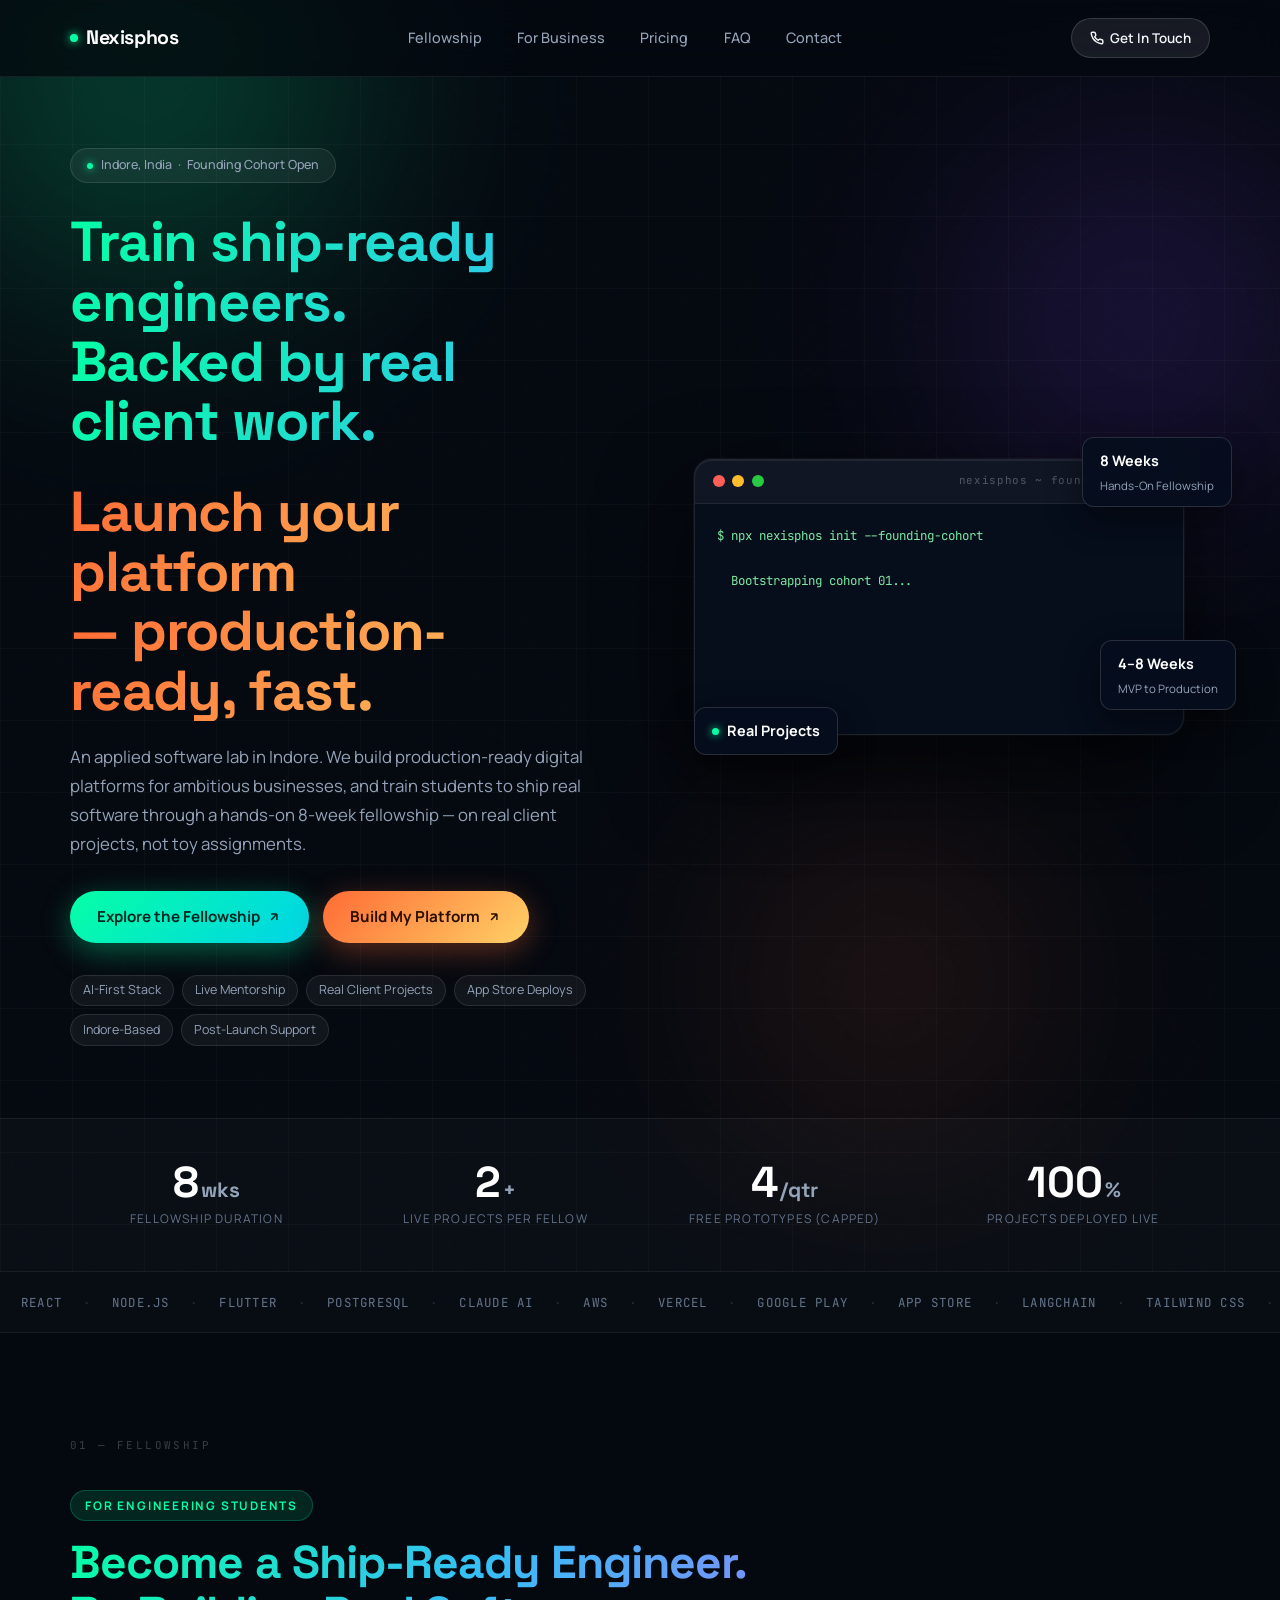
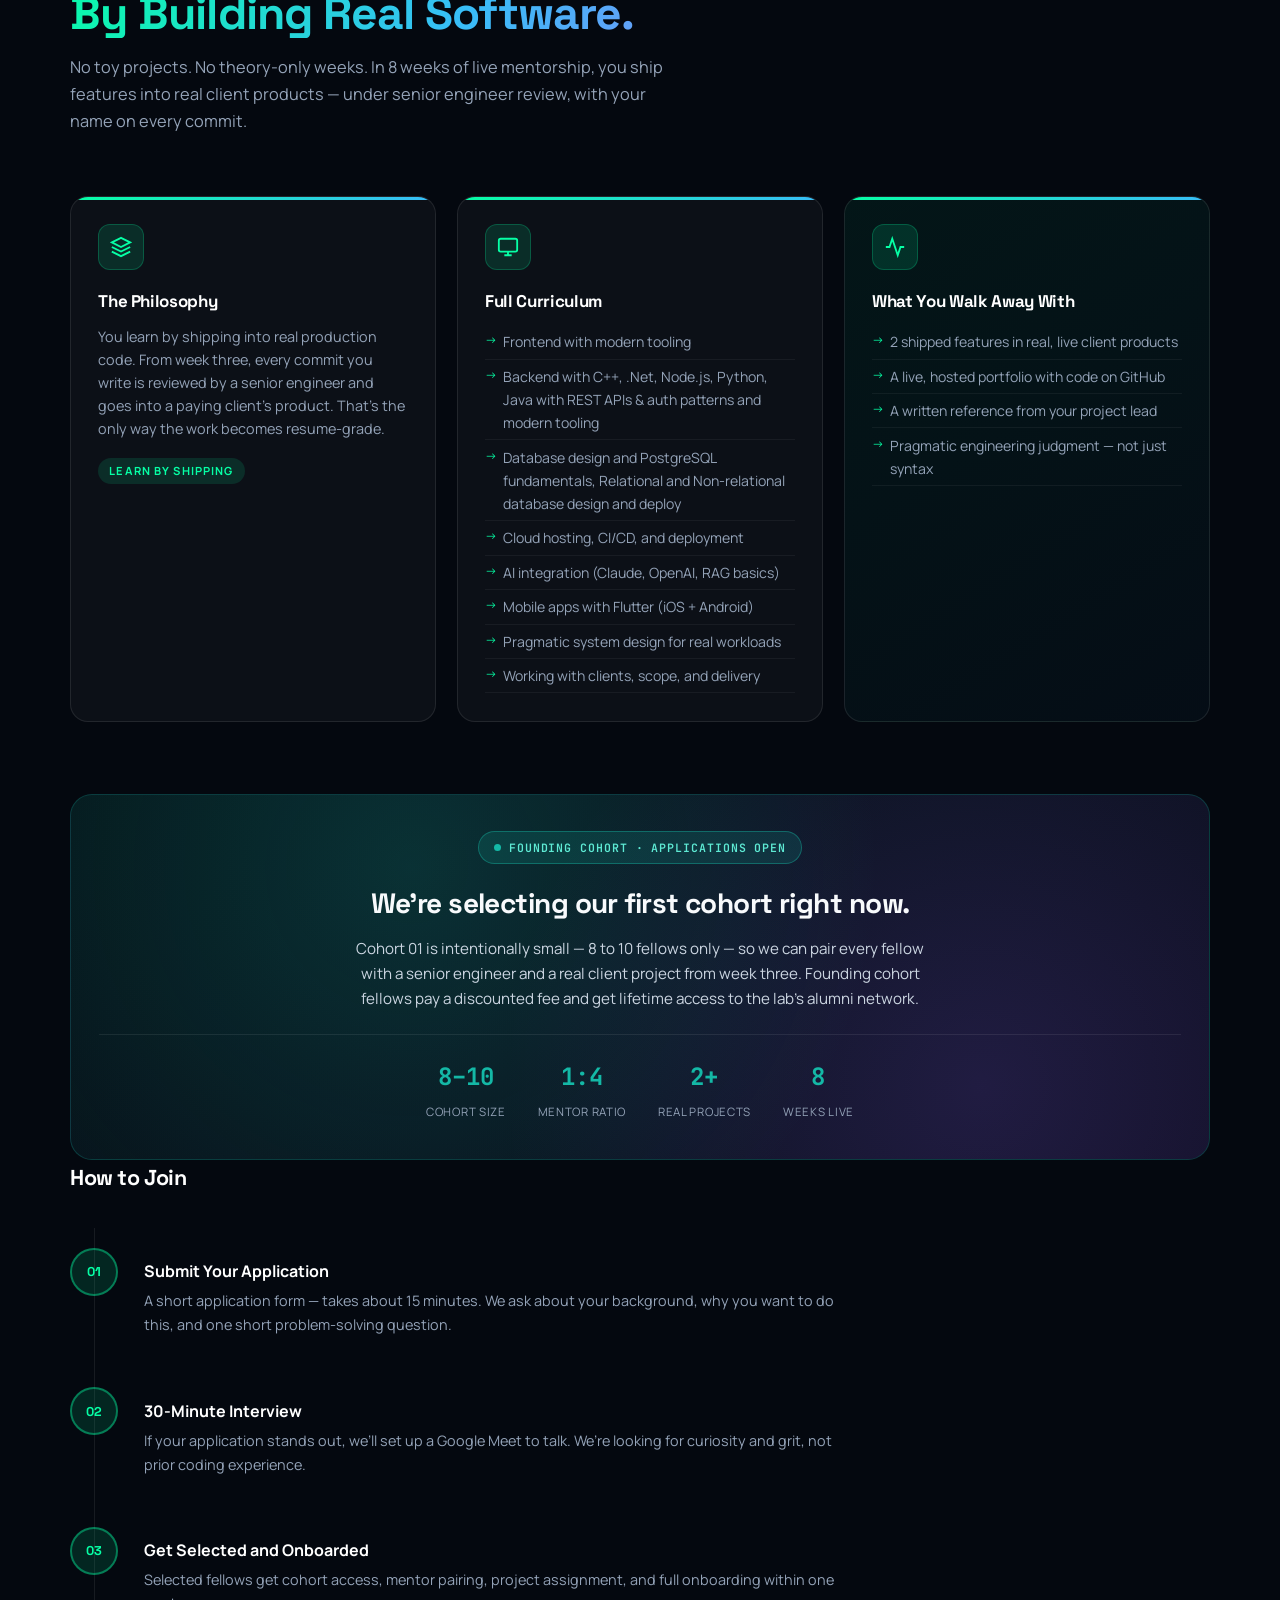
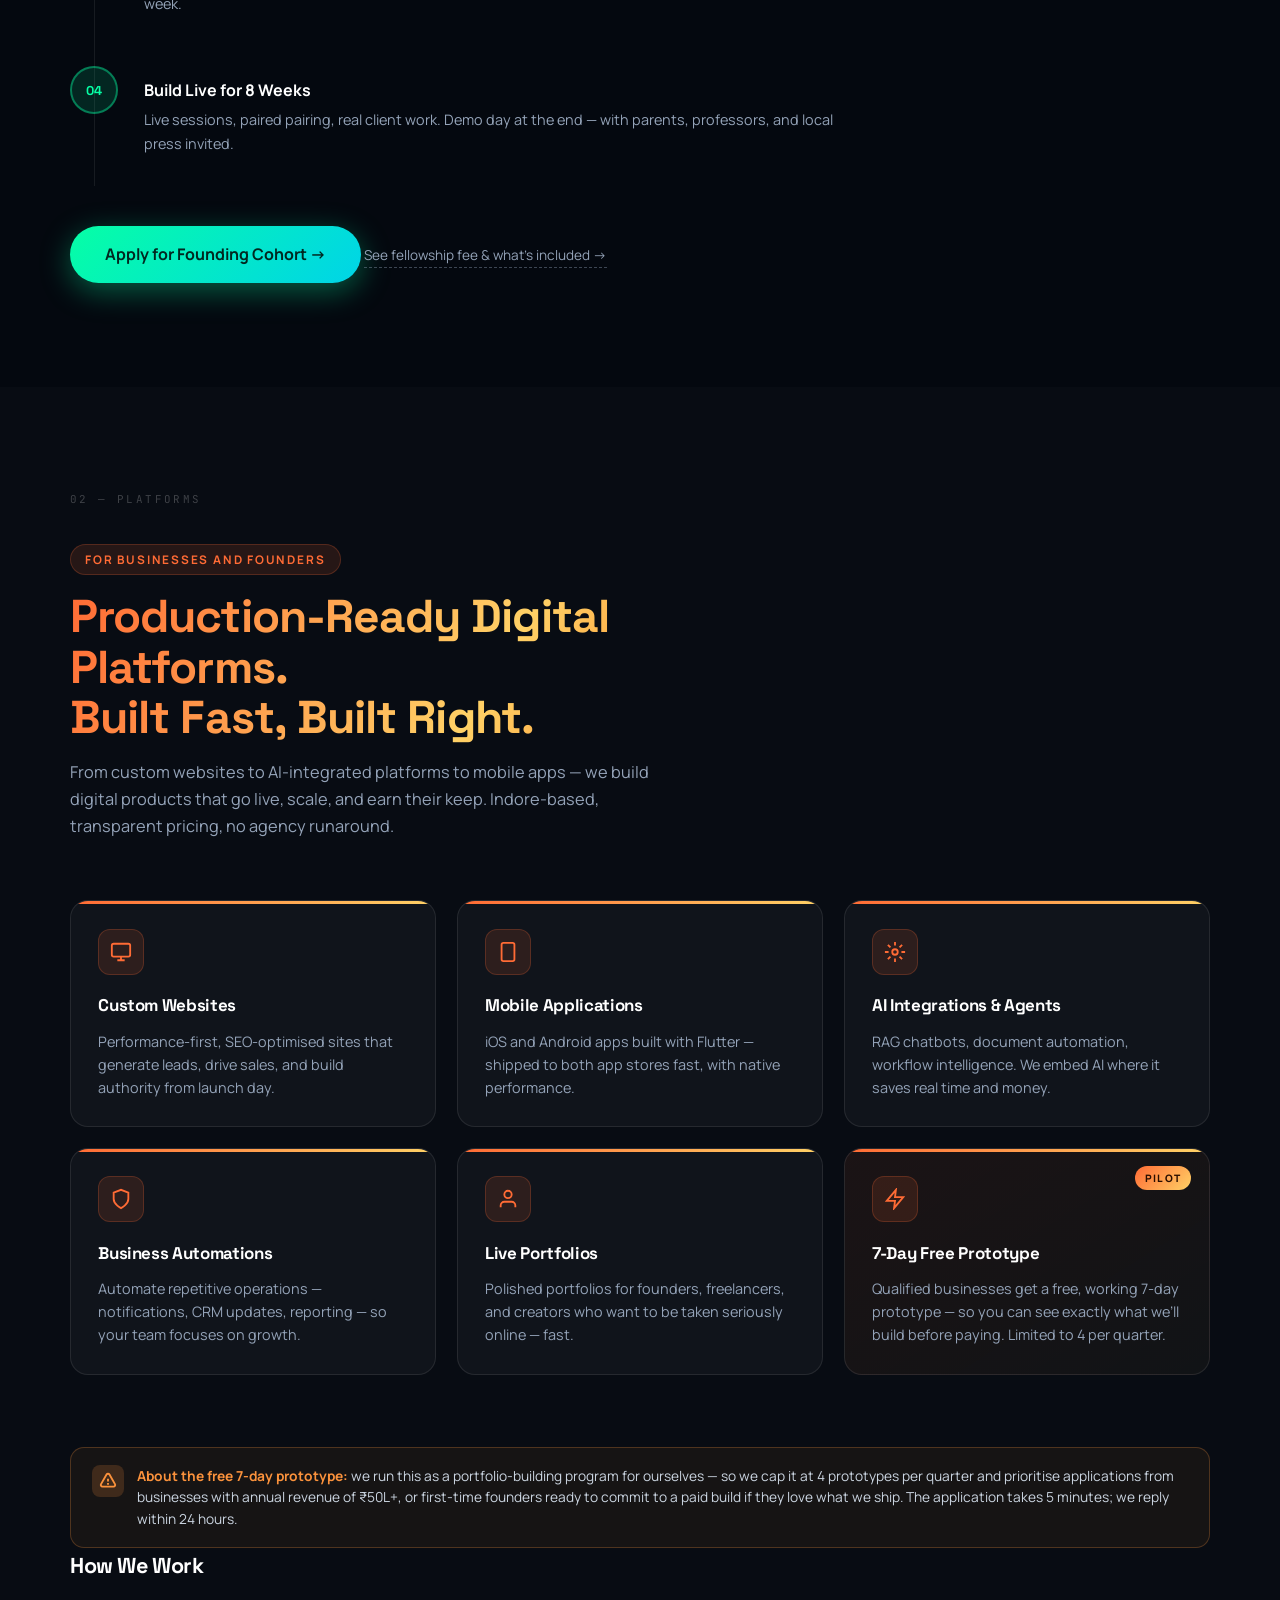
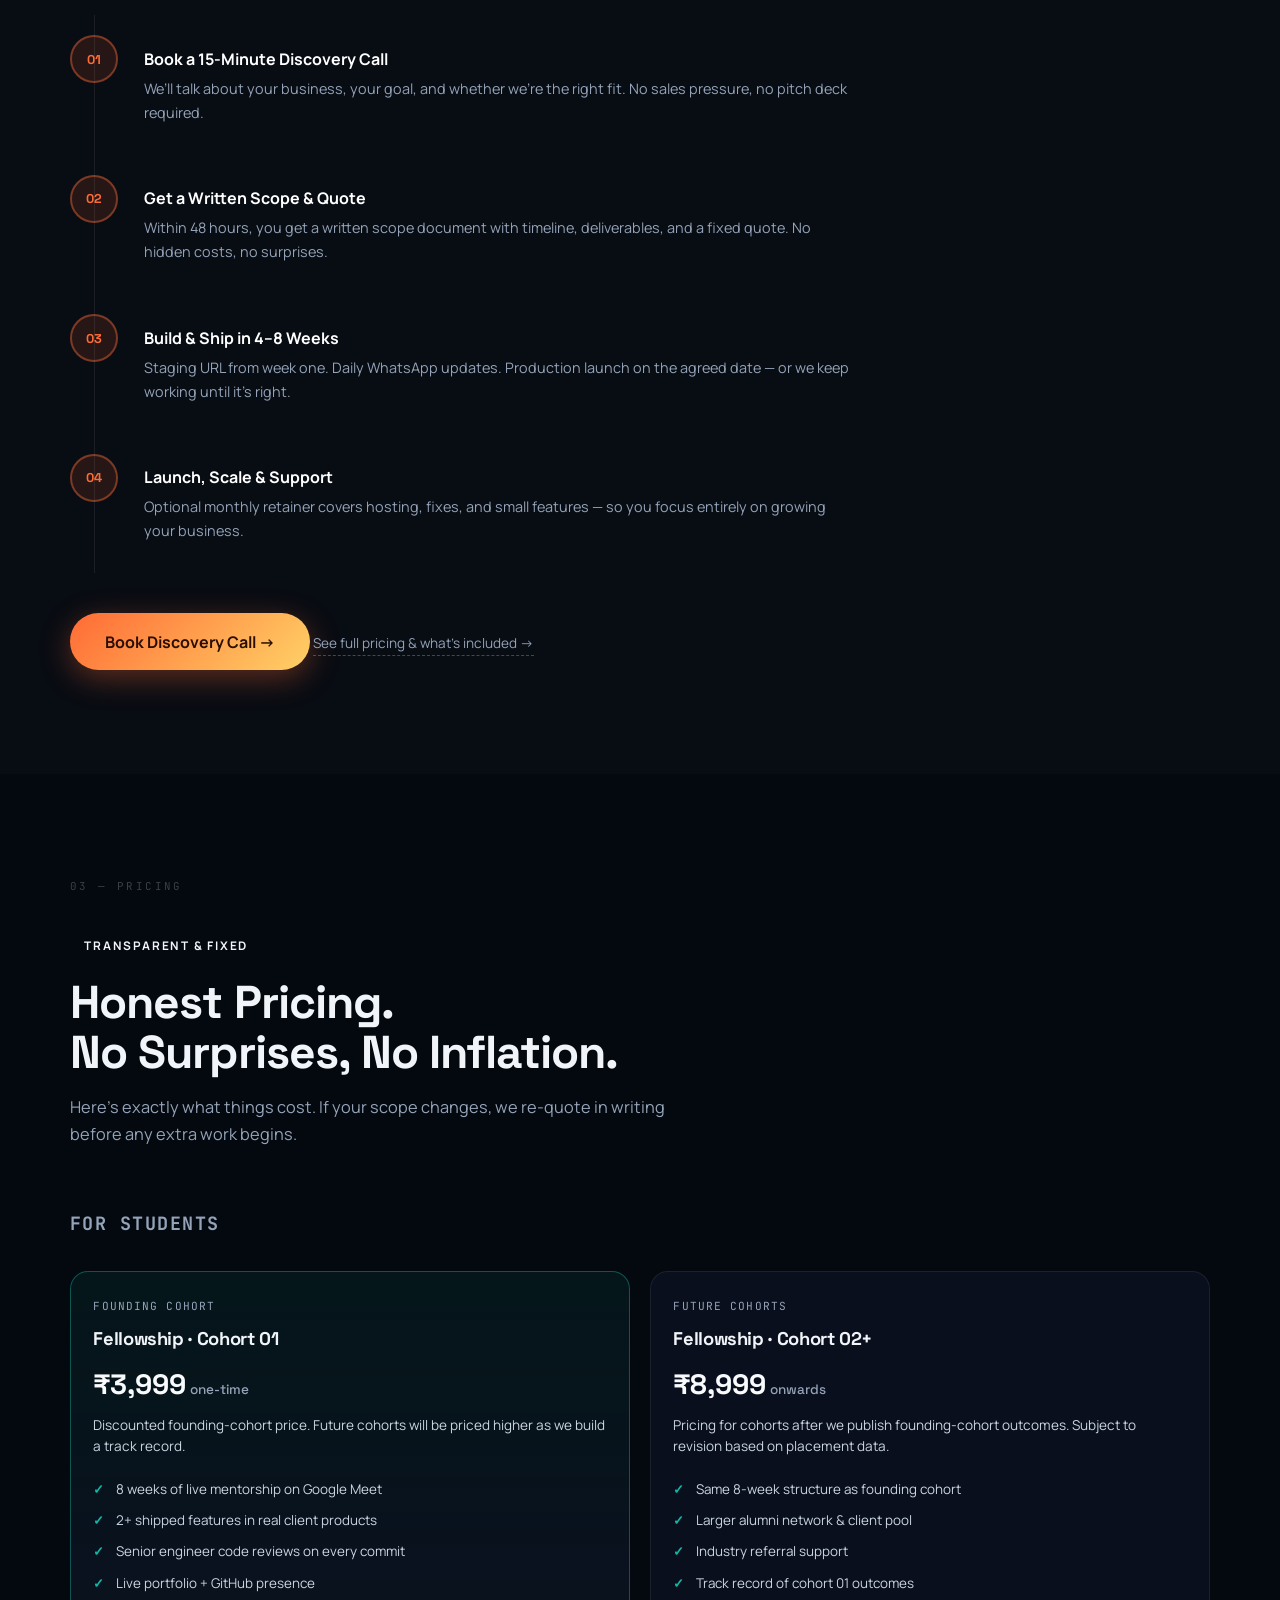
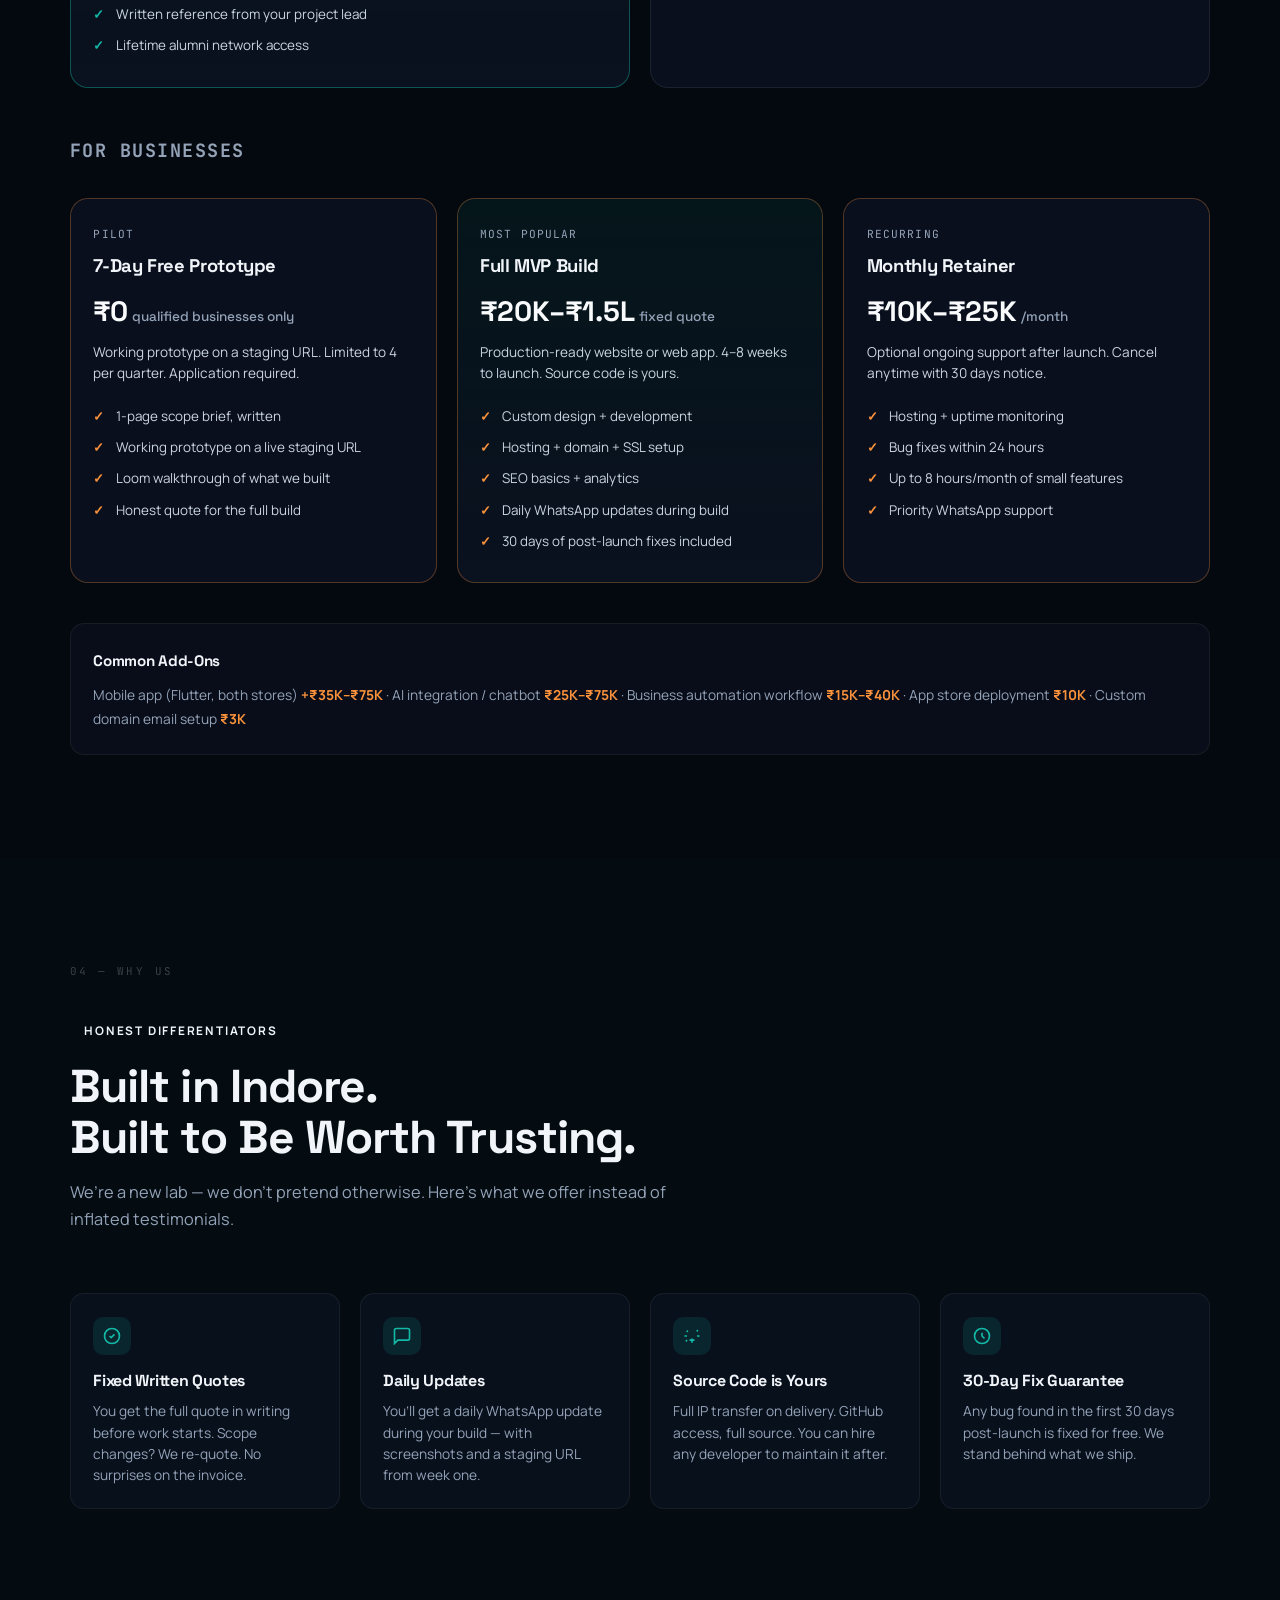
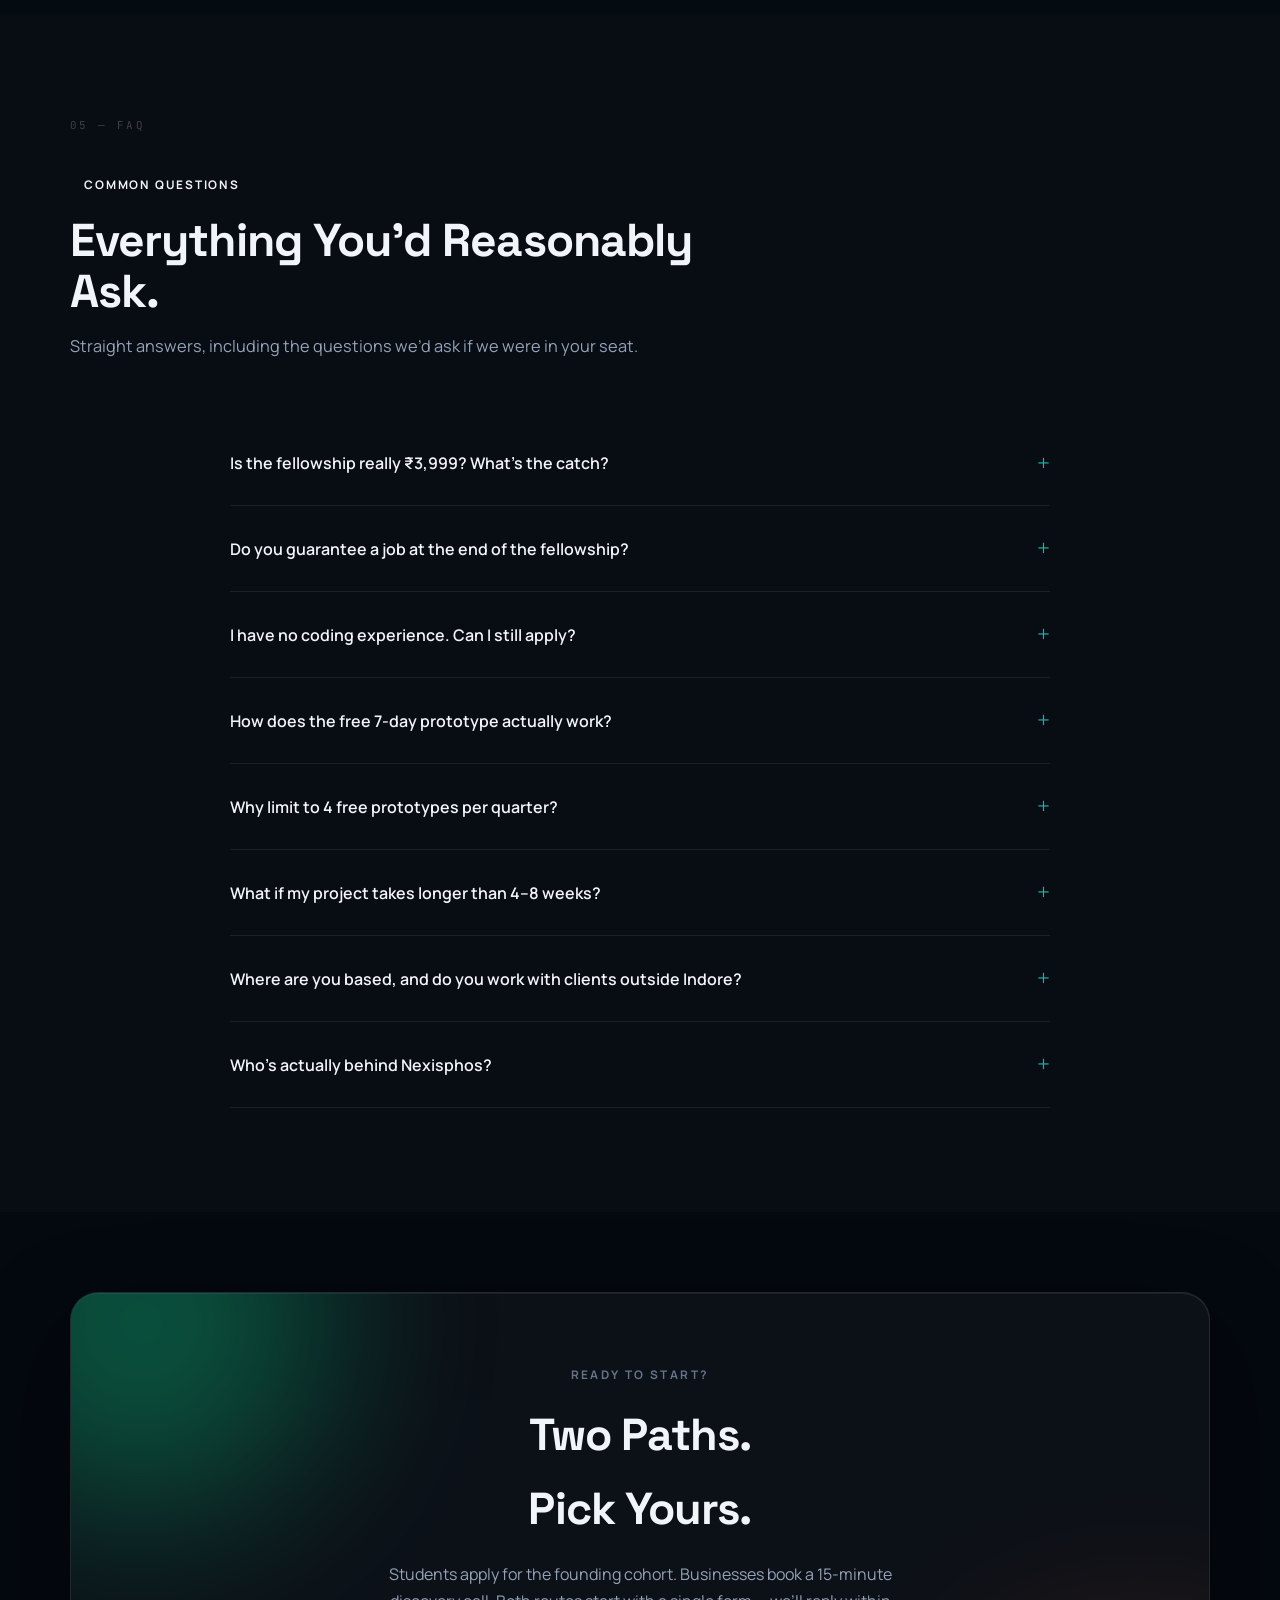
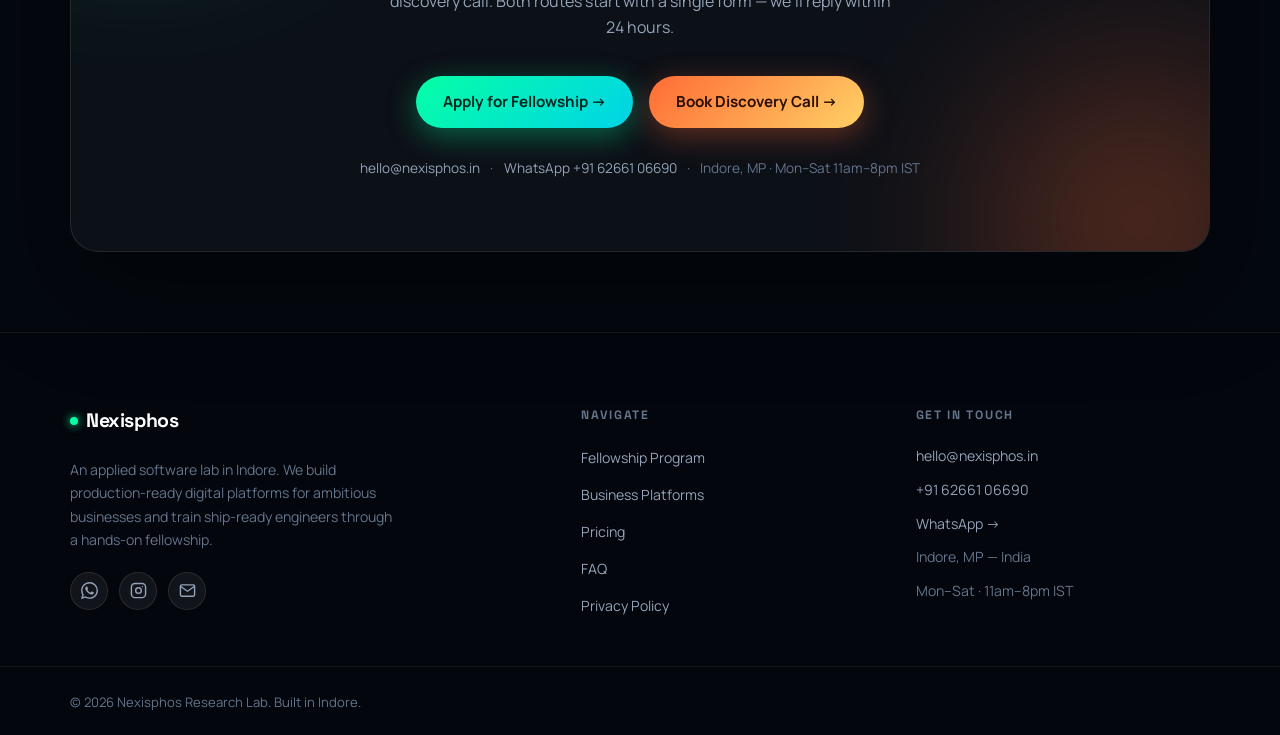
<file: index.html>
<!DOCTYPE html>
<html lang="en">
<head>
  <meta charset="UTF-8" />
  <meta name="viewport" content="width=device-width, initial-scale=1.0" />
  <meta name="description" content="Nexisphos — an applied software lab in Indore. We build production-ready digital platforms for ambitious businesses and train ship-ready engineers through a hands-on 8-week fellowship." />
  <title>Nexisphos | Ship Real Software. Train Real Engineers.</title>
  <link rel="preconnect" href="https://fonts.googleapis.com" />
  <link rel="preconnect" href="https://fonts.gstatic.com" crossorigin />
  <link href="https://fonts.googleapis.com/css2?family=Space+Grotesk:wght@400;500;600;700&amp;family=Manrope:wght@400;500;600;700;800&amp;family=JetBrains+Mono:wght@400;500&amp;display=swap" rel="stylesheet" />
  <!-- Favicons -->
  <link rel="icon" type="image/svg+xml" href="favicon.svg" />
  <link rel="icon" type="image/png" sizes="32x32" href="favicon.svg" />
  <link rel="apple-touch-icon" href="favicon.svg" />
  <meta name="theme-color" content="#04080f" />
  <link rel="stylesheet" href="styles.css" />

  <!-- ══ CONFIG: replace these with your real form/booking URLs ══ -->
  <!-- Fellowship application form (Tally/Typeform/Google Form) -->
  <!-- Business discovery call (Cal.com / Calendly) -->
  <!-- These IDs are referenced from script.js so you can swap them in one place. -->
</head>
<body>

  <!-- ══ HEADER ══ -->
  <header class="site-header" id="top">
    <div class="container nav-inner">
      <a class="brand" href="#top"><span class="brand-dot"></span>Nexisphos</a>
      <nav class="desktop-nav" aria-label="Main">
        <a href="#fellowship">Fellowship</a>
        <a href="#platforms">For Business</a>
        <a href="#pricing">Pricing</a>
        <a href="#faq">FAQ</a>
        <a href="#contact">Contact</a>
      </nav>
      <div class="nav-right">
        <a class="btn-nav" href="#contact">
          <svg width="14" height="14" viewBox="0 0 24 24" fill="none" stroke="currentColor" stroke-width="2.5"><path d="M22 16.92v3a2 2 0 0 1-2.18 2 19.79 19.79 0 0 1-8.63-3.07 19.5 19.5 0 0 1-6-6 19.79 19.79 0 0 1-3.07-8.67A2 2 0 0 1 4.11 2h3a2 2 0 0 1 2 1.72 12.84 12.84 0 0 0 .7 2.81 2 2 0 0 1-.45 2.11L8.09 9.91a16 16 0 0 0 6 6l1.27-1.27a2 2 0 0 1 2.11-.45 12.84 12.84 0 0 0 2.81.7A2 2 0 0 1 22 16.92z"/></svg>
          Get In Touch
        </a>
        <button class="hamburger" id="hamburger" aria-label="Open menu" aria-expanded="false">
          <span></span><span></span><span></span>
        </button>
      </div>
    </div>
  </header>

  <!-- ══ MOBILE NAV ══ -->
  <div class="mobile-nav" id="mobileNav" aria-hidden="true">
    <nav>
      <a href="#fellowship" class="mob-link">Fellowship</a>
      <a href="#platforms" class="mob-link">For Business</a>
      <a href="#pricing" class="mob-link">Pricing</a>
      <a href="#faq" class="mob-link">FAQ</a>
      <a href="#contact" class="mob-link">Contact</a>
      <a class="btn btn-student mob-cta" href="#contact">Apply / Talk to Us →</a>
    </nav>
  </div>

  <main>

    <!-- ═══════════════════════════════ HERO ═══════════════════════════════ -->
    <section class="hero" aria-labelledby="hero-h1">
      <div class="hero-bg" aria-hidden="true">
        <div class="hero-orb orb-teal"></div>
        <div class="hero-orb orb-violet"></div>
        <div class="hero-orb orb-orange"></div>
        <div class="hero-grid-lines"></div>
        <div class="hero-noise"></div>
      </div>

      <div class="container hero-layout">
        <!-- Left: copy -->
        <div class="hero-copy reveal">
          <div class="hero-chip">
            <span class="chip-pulse"></span>
            Indore, India &nbsp;·&nbsp; Founding Cohort Open
          </div>
          <h1 id="hero-h1">
            <span class="hl hl-student">Train ship-ready engineers.</span>
            <span class="hl hl-student">Backed by real client work.</span>
            <span class="hl hl-gap"> </span>
            <span class="hl hl-business">Launch your platform</span>
            <span class="hl hl-business">— production-ready, fast.</span>
          </h1>
          <p class="hero-sub">An applied software lab in Indore. We build production-ready digital platforms for ambitious businesses, and train students to ship real software through a hands-on 8-week fellowship — on real client projects, not toy assignments.</p>
          <div class="hero-btns">
            <a class="btn btn-student" href="#fellowship">
              Explore the Fellowship
              <svg width="14" height="14" viewBox="0 0 24 24" fill="none" stroke="currentColor" stroke-width="2.5"><path d="M7 17L17 7M17 7H7M17 7v10"/></svg>
            </a>
            <a class="btn btn-business" href="#platforms">
              Build My Platform
              <svg width="14" height="14" viewBox="0 0 24 24" fill="none" stroke="currentColor" stroke-width="2.5"><path d="M7 17L17 7M17 7H7M17 7v10"/></svg>
            </a>
          </div>
          <div class="hero-tags">
            <span class="htag">AI-First Stack</span>
            <span class="htag">Live Mentorship</span>
            <span class="htag">Real Client Projects</span>
            <span class="htag">App Store Deploys</span>
            <span class="htag">Indore-Based</span>
            <span class="htag">Post-Launch Support</span>
          </div>
        </div>

        <!-- Right: terminal + floating badges -->
        <div class="hero-visual reveal" aria-hidden="true">
          <div class="terminal-card">
            <div class="terminal-bar">
              <span class="t-dot t-red"></span>
              <span class="t-dot t-amber"></span>
              <span class="t-dot t-green"></span>
              <span class="t-label">nexisphos ~ founding-cohort</span>
            </div>
            <pre class="t-body" id="termBody"></pre>
          </div>
          <div class="f-badge fb-a">
            <strong>8 Weeks</strong>
            <span>Hands-On Fellowship</span>
          </div>
          <div class="f-badge fb-b">
            <strong>4–8 Weeks</strong>
            <span>MVP to Production</span>
          </div>
          <div class="f-badge fb-c">
            <span class="badge-live"></span>
            <strong>Real Projects</strong>
          </div>
        </div>
      </div>

      <!-- Stats bar -->
      <div class="hero-stats-bar">
        <div class="container stats-row">
          <div class="stat-item">
            <div class="stat-numwrap"><span class="count" data-target="8">0</span><span class="stat-sfx">wks</span></div>
            <span class="stat-lbl">Fellowship Duration</span>
          </div>
          <div class="stat-item">
            <div class="stat-numwrap"><span class="count" data-target="2">0</span><span class="stat-sfx">+</span></div>
            <span class="stat-lbl">Live Projects per Fellow</span>
          </div>
          <div class="stat-item">
            <div class="stat-numwrap"><span class="count" data-target="4">0</span><span class="stat-sfx">/qtr</span></div>
            <span class="stat-lbl">Free Prototypes (capped)</span>
          </div>
          <div class="stat-item">
            <div class="stat-numwrap"><span class="count" data-target="100">0</span><span class="stat-sfx">%</span></div>
            <span class="stat-lbl">Projects Deployed Live</span>
          </div>
        </div>
      </div>
    </section>

    <!-- ═══════════════════════════ MARQUEE ════════════════════════════ -->
    <div class="marquee-band" aria-hidden="true">
      <div class="mq-track">
        <div class="mq-inner">
          <span>React</span><span class="sep">·</span>
          <span>Node.js</span><span class="sep">·</span>
          <span>Flutter</span><span class="sep">·</span>
          <span>PostgreSQL</span><span class="sep">·</span>
          <span>Claude AI</span><span class="sep">·</span>
          <span>AWS</span><span class="sep">·</span>
          <span>Vercel</span><span class="sep">·</span>
          <span>Google Play</span><span class="sep">·</span>
          <span>App Store</span><span class="sep">·</span>
          <span>LangChain</span><span class="sep">·</span>
          <span>Tailwind CSS</span><span class="sep">·</span>
          <span>Next.js</span><span class="sep">·</span>
          <span>Docker</span><span class="sep">·</span>
          <span>N8N Automations</span><span class="sep">·</span>
          <span>GPT-4o</span><span class="sep">·</span>
          <span>Firebase</span><span class="sep">·</span>
          <!-- duplicate for seamless loop -->
          <span>React</span><span class="sep">·</span>
          <span>Node.js</span><span class="sep">·</span>
          <span>Flutter</span><span class="sep">·</span>
          <span>PostgreSQL</span><span class="sep">·</span>
          <span>Claude AI</span><span class="sep">·</span>
          <span>AWS</span><span class="sep">·</span>
          <span>Vercel</span><span class="sep">·</span>
          <span>Google Play</span><span class="sep">·</span>
          <span>App Store</span><span class="sep">·</span>
          <span>LangChain</span><span class="sep">·</span>
          <span>Tailwind CSS</span><span class="sep">·</span>
          <span>Next.js</span><span class="sep">·</span>
          <span>Docker</span><span class="sep">·</span>
          <span>N8N Automations</span><span class="sep">·</span>
          <span>GPT-4o</span><span class="sep">·</span>
          <span>Firebase</span><span class="sep">·</span>
        </div>
      </div>
    </div>

    <!-- ══════════════════════════ FELLOWSHIP ══════════════════════════ -->
    <section id="fellowship" class="page-section">
      <div class="container">
        <div class="sec-label mono">01 — FELLOWSHIP</div>
        <div class="sec-head reveal">
          <p class="sec-eyebrow eyebrow-student">For Engineering Students</p>
          <h2 class="grad-student">Become a Ship-Ready Engineer.<br/>By Building Real Software.</h2>
          <p class="sec-desc">No toy projects. No theory-only weeks. In 8 weeks of live mentorship, you ship features into real client products — under senior engineer review, with your name on every commit.</p>
        </div>

        <div class="cards-grid reveal">
          <article class="g-card g-card--student">
            <div class="g-card-icon icon-student">
              <svg width="22" height="22" viewBox="0 0 24 24" fill="none" stroke="currentColor" stroke-width="2"><path d="M12 2L2 7l10 5 10-5-10-5zM2 17l10 5 10-5M2 12l10 5 10-5"/></svg>
            </div>
            <h3>The Philosophy</h3>
            <p>You learn by shipping into real production code. From week three, every commit you write is reviewed by a senior engineer and goes into a paying client&rsquo;s product. That&rsquo;s the only way the work becomes resume-grade.</p>
            <div class="card-pill card-pill--student">Learn by shipping</div>
          </article>

          <article class="g-card g-card--student">
            <div class="g-card-icon icon-student">
              <svg width="22" height="22" viewBox="0 0 24 24" fill="none" stroke="currentColor" stroke-width="2"><rect x="2" y="3" width="20" height="14" rx="2"/><path d="M8 21h8M12 17v4"/></svg>
            </div>
            <h3>Full Curriculum</h3>
            <ul class="card-list">
              <li>Frontend with modern tooling</li>
              <li>Backend with C++, .Net, Node.js, Python, Java with REST APIs &amp; auth patterns and modern tooling</li>
              <li>Database design and PostgreSQL fundamentals, Relational and Non-relational database design and deploy</li>
              <li>Cloud hosting, CI/CD, and deployment</li>
              <li>AI integration (Claude, OpenAI, RAG basics)</li>
              <li>Mobile apps with Flutter (iOS + Android)</li>
              <li>Pragmatic system design for real workloads</li>
              <li>Working with clients, scope, and delivery</li>
            </ul>
          </article>

          <article class="g-card g-card--student g-card--glow">
            <div class="g-card-icon icon-student">
              <svg width="22" height="22" viewBox="0 0 24 24" fill="none" stroke="currentColor" stroke-width="2"><polyline points="22 12 18 12 15 21 9 3 6 12 2 12"/></svg>
            </div>
            <h3>What You Walk Away With</h3>
            <ul class="card-list card-list--outcome">
              <li>2 shipped features in real, live client products</li>
              <li>A live, hosted portfolio with code on GitHub</li>
              <li>A written reference from your project lead</li>
              <li>Pragmatic engineering judgment &mdash; not just syntax</li>
            </ul>
          </article>
        </div>

        <!-- Founding cohort banner — replaces fake testimonials -->
        <div class="founding-banner reveal">
          <div class="founding-pill">
            <span class="pulse-dot"></span>
            FOUNDING COHORT &middot; APPLICATIONS OPEN
          </div>
          <h3>We&rsquo;re selecting our first cohort right now.</h3>
          <p>Cohort 01 is intentionally small &mdash; 8 to 10 fellows only &mdash; so we can pair every fellow with a senior engineer and a real client project from week three. Founding cohort fellows pay a discounted fee and get lifetime access to the lab&rsquo;s alumni network.</p>
          <div class="founding-stats">
            <div class="fs-item">
              <span class="fs-num">8&ndash;10</span>
              <span class="fs-lbl">Cohort Size</span>
            </div>
            <div class="fs-item">
              <span class="fs-num">1:4</span>
              <span class="fs-lbl">Mentor Ratio</span>
            </div>
            <div class="fs-item">
              <span class="fs-num">2+</span>
              <span class="fs-lbl">Real Projects</span>
            </div>
            <div class="fs-item">
              <span class="fs-num">8</span>
              <span class="fs-lbl">Weeks Live</span>
            </div>
          </div>
        </div>

        <!-- Join timeline -->
        <div class="timeline-wrap reveal">
          <h3 class="tl-heading">How to Join</h3>
          <div class="timeline">
            <div class="tl-item">
              <div class="tl-num tl-num--student">01</div>
              <div class="tl-body">
                <strong>Submit Your Application</strong>
                <p>A short application form &mdash; takes about 15 minutes. We ask about your background, why you want to do this, and one short problem-solving question.</p>
              </div>
            </div>
            <div class="tl-item">
              <div class="tl-num tl-num--student">02</div>
              <div class="tl-body">
                <strong>30-Minute Interview</strong>
                <p>If your application stands out, we&rsquo;ll set up a Google Meet to talk. We&rsquo;re looking for curiosity and grit, not prior coding experience.</p>
              </div>
            </div>
            <div class="tl-item">
              <div class="tl-num tl-num--student">03</div>
              <div class="tl-body">
                <strong>Get Selected and Onboarded</strong>
                <p>Selected fellows get cohort access, mentor pairing, project assignment, and full onboarding within one week.</p>
              </div>
            </div>
            <div class="tl-item">
              <div class="tl-num tl-num--student">04</div>
              <div class="tl-body">
                <strong>Build Live for 8 Weeks</strong>
                <p>Live sessions, paired pairing, real client work. Demo day at the end &mdash; with parents, professors, and local press invited.</p>
              </div>
            </div>
          </div>
          <a class="btn btn-student btn-cta" id="fellowshipApplyBtn" href="#contact">Apply for Founding Cohort →</a>
          <a href="#pricing" class="cta-secondary">See fellowship fee &amp; what&rsquo;s included →</a>
        </div>
      </div>
    </section>

    <!-- ══════════════════════════ PLATFORMS ══════════════════════════ -->
    <section id="platforms" class="page-section page-section--alt">
      <div class="container">
        <div class="sec-label mono">02 — PLATFORMS</div>
        <div class="sec-head reveal">
          <p class="sec-eyebrow eyebrow-business">For Businesses and Founders</p>
          <h2 class="grad-business">Production-Ready Digital Platforms.<br/>Built Fast, Built Right.</h2>
          <p class="sec-desc">From custom websites to AI-integrated platforms to mobile apps &mdash; we build digital products that go live, scale, and earn their keep. Indore-based, transparent pricing, no agency runaround.</p>
        </div>

        <div class="services-grid reveal">
          <article class="g-card g-card--business">
            <div class="g-card-icon icon-business">
              <svg width="22" height="22" viewBox="0 0 24 24" fill="none" stroke="currentColor" stroke-width="2"><rect x="2" y="3" width="20" height="14" rx="2"/><path d="M8 21h8M12 17v4"/></svg>
            </div>
            <h3>Custom Websites</h3>
            <p>Performance-first, SEO-optimised sites that generate leads, drive sales, and build authority from launch day.</p>
          </article>

          <article class="g-card g-card--business">
            <div class="g-card-icon icon-business">
              <svg width="22" height="22" viewBox="0 0 24 24" fill="none" stroke="currentColor" stroke-width="2"><rect x="5" y="2" width="14" height="20" rx="2"/><line x1="12" y1="18" x2="12.01" y2="18"/></svg>
            </div>
            <h3>Mobile Applications</h3>
            <p>iOS and Android apps built with Flutter &mdash; shipped to both app stores fast, with native performance.</p>
          </article>

          <article class="g-card g-card--business">
            <div class="g-card-icon icon-business">
              <svg width="22" height="22" viewBox="0 0 24 24" fill="none" stroke="currentColor" stroke-width="2"><circle cx="12" cy="12" r="3"/><path d="M12 1v4M12 19v4M4.22 4.22l2.83 2.83M16.95 16.95l2.83 2.83M1 12h4M19 12h4M4.22 19.78l2.83-2.83M16.95 7.05l2.83-2.83"/></svg>
            </div>
            <h3>AI Integrations &amp; Agents</h3>
            <p>RAG chatbots, document automation, workflow intelligence. We embed AI where it saves real time and money.</p>
          </article>

          <article class="g-card g-card--business">
            <div class="g-card-icon icon-business">
              <svg width="22" height="22" viewBox="0 0 24 24" fill="none" stroke="currentColor" stroke-width="2"><path d="M12 22s8-4 8-10V5l-8-3-8 3v7c0 6 8 10 8 10z"/></svg>
            </div>
            <h3>Business Automations</h3>
            <p>Automate repetitive operations &mdash; notifications, CRM updates, reporting &mdash; so your team focuses on growth.</p>
          </article>

          <article class="g-card g-card--business">
            <div class="g-card-icon icon-business">
              <svg width="22" height="22" viewBox="0 0 24 24" fill="none" stroke="currentColor" stroke-width="2"><path d="M20 21v-2a4 4 0 00-4-4H8a4 4 0 00-4 4v2M12 11a4 4 0 100-8 4 4 0 000 8z"/></svg>
            </div>
            <h3>Live Portfolios</h3>
            <p>Polished portfolios for founders, freelancers, and creators who want to be taken seriously online &mdash; fast.</p>
          </article>

          <article class="g-card g-card--business g-card--highlight">
            <div class="free-badge">PILOT</div>
            <div class="g-card-icon icon-business">
              <svg width="22" height="22" viewBox="0 0 24 24" fill="none" stroke="currentColor" stroke-width="2"><polygon points="13 2 3 14 12 14 11 22 21 10 12 10 13 2"/></svg>
            </div>
            <h3>7-Day Free Prototype</h3>
            <p>Qualified businesses get a free, working 7-day prototype &mdash; so you can see exactly what we&rsquo;ll build before paying. Limited to 4 per quarter.</p>
          </article>
        </div>

        <!-- Qualification gate — fixes the "free MVP attracts tire-kickers" issue -->
        <div class="qual-gate reveal">
          <div class="qual-gate-icon">
            <svg width="18" height="18" viewBox="0 0 24 24" fill="none" stroke="currentColor" stroke-width="2.5"><path d="M12 9v3.75m-9.303 3.376c-.866 1.5.217 3.374 1.948 3.374h14.71c1.73 0 2.813-1.874 1.948-3.374L13.949 3.378c-.866-1.5-3.032-1.5-3.898 0L2.697 16.126ZM12 15.75h.007v.008H12v-.008Z"/></svg>
          </div>
          <div class="qual-gate-text">
            <strong>About the free 7-day prototype:</strong> we run this as a portfolio-building program for ourselves &mdash; so we cap it at 4 prototypes per quarter and prioritise applications from businesses with annual revenue of &#8377;50L+, or first-time founders ready to commit to a paid build if they love what we ship. The application takes 5 minutes; we reply within 24 hours.
          </div>
        </div>

        <!-- Process timeline -->
        <div class="timeline-wrap reveal">
          <h3 class="tl-heading">How We Work</h3>
          <div class="timeline">
            <div class="tl-item">
              <div class="tl-num tl-num--business">01</div>
              <div class="tl-body">
                <strong>Book a 15-Minute Discovery Call</strong>
                <p>We&rsquo;ll talk about your business, your goal, and whether we&rsquo;re the right fit. No sales pressure, no pitch deck required.</p>
              </div>
            </div>
            <div class="tl-item">
              <div class="tl-num tl-num--business">02</div>
              <div class="tl-body">
                <strong>Get a Written Scope &amp; Quote</strong>
                <p>Within 48 hours, you get a written scope document with timeline, deliverables, and a fixed quote. No hidden costs, no surprises.</p>
              </div>
            </div>
            <div class="tl-item">
              <div class="tl-num tl-num--business">03</div>
              <div class="tl-body">
                <strong>Build &amp; Ship in 4&ndash;8 Weeks</strong>
                <p>Staging URL from week one. Daily WhatsApp updates. Production launch on the agreed date &mdash; or we keep working until it&rsquo;s right.</p>
              </div>
            </div>
            <div class="tl-item">
              <div class="tl-num tl-num--business">04</div>
              <div class="tl-body">
                <strong>Launch, Scale &amp; Support</strong>
                <p>Optional monthly retainer covers hosting, fixes, and small features &mdash; so you focus entirely on growing your business.</p>
              </div>
            </div>
          </div>
          <a class="btn btn-business btn-cta" id="businessCallBtn" href="#contact">Book Discovery Call →</a>
          <a href="#pricing" class="cta-secondary">See full pricing &amp; what&rsquo;s included →</a>
        </div>
      </div>
    </section>

    <!-- ════════════════════════════ PRICING ════════════════════════════ -->
    <section id="pricing" class="page-section">
      <div class="container">
        <div class="sec-label mono">03 — PRICING</div>
        <div class="sec-head reveal">
          <p class="sec-eyebrow">Transparent &amp; Fixed</p>
          <h2>Honest Pricing.<br/>No Surprises, No Inflation.</h2>
          <p class="sec-desc">Here&rsquo;s exactly what things cost. If your scope changes, we re-quote in writing before any extra work begins.</p>
        </div>

        <!-- Fellowship pricing -->
        <h3 style="margin-top:2.5rem; font-size:1.15rem; color:#94a3b8; font-family:'JetBrains Mono', monospace; letter-spacing:0.08em; text-transform:uppercase;">For Students</h3>
        <div class="pricing-grid reveal">
          <div class="price-card price-card--featured">
            <div class="price-tag">Founding Cohort</div>
            <h4>Fellowship · Cohort 01</h4>
            <div class="price-amount">&#8377;3,999<span class="price-sfx">one-time</span></div>
            <p class="price-desc">Discounted founding-cohort price. Future cohorts will be priced higher as we build a track record.</p>
            <ul class="price-list">
              <li>8 weeks of live mentorship on Google Meet</li>
              <li>2+ shipped features in real client products</li>
              <li>Senior engineer code reviews on every commit</li>
              <li>Live portfolio + GitHub presence</li>
              <li>Written reference from your project lead</li>
              <li>Lifetime alumni network access</li>
            </ul>
          </div>
          <div class="price-card">
            <div class="price-tag">Future Cohorts</div>
            <h4>Fellowship · Cohort 02+</h4>
            <div class="price-amount">&#8377;8,999<span class="price-sfx">onwards</span></div>
            <p class="price-desc">Pricing for cohorts after we publish founding-cohort outcomes. Subject to revision based on placement data.</p>
            <ul class="price-list">
              <li>Same 8-week structure as founding cohort</li>
              <li>Larger alumni network &amp; client pool</li>
              <li>Industry referral support</li>
              <li>Track record of cohort 01 outcomes</li>
            </ul>
          </div>
        </div>

        <!-- Business pricing -->
        <h3 style="margin-top:3rem; font-size:1.15rem; color:#94a3b8; font-family:'JetBrains Mono', monospace; letter-spacing:0.08em; text-transform:uppercase;">For Businesses</h3>
        <div class="pricing-grid reveal">
          <div class="price-card price-card--business">
            <div class="price-tag">Pilot</div>
            <h4>7-Day Free Prototype</h4>
            <div class="price-amount">&#8377;0<span class="price-sfx">qualified businesses only</span></div>
            <p class="price-desc">Working prototype on a staging URL. Limited to 4 per quarter. Application required.</p>
            <ul class="price-list">
              <li>1-page scope brief, written</li>
              <li>Working prototype on a live staging URL</li>
              <li>Loom walkthrough of what we built</li>
              <li>Honest quote for the full build</li>
            </ul>
          </div>
          <div class="price-card price-card--business price-card--featured">
            <div class="price-tag">Most Popular</div>
            <h4>Full MVP Build</h4>
            <div class="price-amount">&#8377;20K&ndash;&#8377;1.5L<span class="price-sfx">fixed quote</span></div>
            <p class="price-desc">Production-ready website or web app. 4&ndash;8 weeks to launch. Source code is yours.</p>
            <ul class="price-list">
              <li>Custom design + development</li>
              <li>Hosting + domain + SSL setup</li>
              <li>SEO basics + analytics</li>
              <li>Daily WhatsApp updates during build</li>
              <li>30 days of post-launch fixes included</li>
            </ul>
          </div>
          <div class="price-card price-card--business">
            <div class="price-tag">Recurring</div>
            <h4>Monthly Retainer</h4>
            <div class="price-amount">&#8377;10K&ndash;&#8377;25K<span class="price-sfx">/month</span></div>
            <p class="price-desc">Optional ongoing support after launch. Cancel anytime with 30 days notice.</p>
            <ul class="price-list">
              <li>Hosting + uptime monitoring</li>
              <li>Bug fixes within 24 hours</li>
              <li>Up to 8 hours/month of small features</li>
              <li>Priority WhatsApp support</li>
            </ul>
          </div>
        </div>

        <!-- Add-ons -->
        <div style="margin-top:2.5rem; padding:1.5rem 1.4rem; border-radius:14px; background:rgba(15, 23, 42, 0.4); border:1px solid rgba(255, 255, 255, 0.06);">
          <h4 style="font-size:0.95rem; color:#f1f5f9; margin-bottom:0.6rem; font-weight:700;">Common Add-Ons</h4>
          <p style="font-size:0.86rem; color:#94a3b8; line-height:1.7; margin:0;">
            Mobile app (Flutter, both stores) <strong style="color:#fb923c;">+&#8377;35K&ndash;&#8377;75K</strong> &middot;
            AI integration / chatbot <strong style="color:#fb923c;">&#8377;25K&ndash;&#8377;75K</strong> &middot;
            Business automation workflow <strong style="color:#fb923c;">&#8377;15K&ndash;&#8377;40K</strong> &middot;
            App store deployment <strong style="color:#fb923c;">&#8377;10K</strong> &middot;
            Custom domain email setup <strong style="color:#fb923c;">&#8377;3K</strong>
          </p>
        </div>
      </div>
    </section>

    <!-- ═════════════════════════ TRUST / WHY US ═════════════════════════ -->
    <section class="page-section page-section--proof">
      <div class="container">
        <div class="sec-label mono">04 — WHY US</div>
        <div class="sec-head reveal">
          <p class="sec-eyebrow">Honest Differentiators</p>
          <h2>Built in Indore.<br/>Built to Be Worth Trusting.</h2>
          <p class="sec-desc">We&rsquo;re a new lab &mdash; we don&rsquo;t pretend otherwise. Here&rsquo;s what we offer instead of inflated testimonials.</p>
        </div>

        <div class="trust-strip reveal">
          <div class="trust-card">
            <div class="trust-card-icon">
              <svg width="20" height="20" viewBox="0 0 24 24" fill="none" stroke="currentColor" stroke-width="2"><path d="M9 12l2 2 4-4m6 2a9 9 0 11-18 0 9 9 0 0118 0z"/></svg>
            </div>
            <h4>Fixed Written Quotes</h4>
            <p>You get the full quote in writing before work starts. Scope changes? We re-quote. No surprises on the invoice.</p>
          </div>
          <div class="trust-card">
            <div class="trust-card-icon">
              <svg width="20" height="20" viewBox="0 0 24 24" fill="none" stroke="currentColor" stroke-width="2"><path d="M21 15a2 2 0 01-2 2H7l-4 4V5a2 2 0 012-2h14a2 2 0 012 2z"/></svg>
            </div>
            <h4>Daily Updates</h4>
            <p>You&rsquo;ll get a daily WhatsApp update during your build &mdash; with screenshots and a staging URL from week one.</p>
          </div>
          <div class="trust-card">
            <div class="trust-card-icon">
              <svg width="20" height="20" viewBox="0 0 24 24" fill="none" stroke="currentColor" stroke-width="2"><path d="M12 15v2m0 0v3m0-3h-3m3 0h3M5.636 5.636l1.414 1.414M19.07 4.93l-1.414 1.414M21 12h-3m-12 0H3m1.636 6.364l1.414-1.414"/></svg>
            </div>
            <h4>Source Code is Yours</h4>
            <p>Full IP transfer on delivery. GitHub access, full source. You can hire any developer to maintain it after.</p>
          </div>
          <div class="trust-card">
            <div class="trust-card-icon">
              <svg width="20" height="20" viewBox="0 0 24 24" fill="none" stroke="currentColor" stroke-width="2"><path d="M12 8v4l3 3m6-3a9 9 0 11-18 0 9 9 0 0118 0z"/></svg>
            </div>
            <h4>30-Day Fix Guarantee</h4>
            <p>Any bug found in the first 30 days post-launch is fixed for free. We stand behind what we ship.</p>
          </div>
        </div>
      </div>
    </section>

    <!-- ═══════════════════════════════ FAQ ═══════════════════════════════ -->
    <section id="faq" class="page-section page-section--alt">
      <div class="container">
        <div class="sec-label mono">05 — FAQ</div>
        <div class="sec-head reveal">
          <p class="sec-eyebrow">Common Questions</p>
          <h2>Everything You&rsquo;d Reasonably Ask.</h2>
          <p class="sec-desc">Straight answers, including the questions we&rsquo;d ask if we were in your seat.</p>
        </div>

        <div class="faq-wrap reveal">

          <details class="faq-item">
            <summary>Is the fellowship really &#8377;3,999? What&rsquo;s the catch?</summary>
            <p>No catch. &#8377;3,999 is the founding-cohort price for cohort 01 because we&rsquo;re building our reputation and need committed early fellows. Future cohorts will be priced higher (&#8377;8,999+) as we build a placement track record. Founding-cohort fellows get the lowest price the lab will ever offer, plus lifetime alumni network access.</p>
          </details>

          <details class="faq-item">
            <summary>Do you guarantee a job at the end of the fellowship?</summary>
            <p>No, and you should not trust anyone who does. What we guarantee is: 8 weeks of structured mentorship, 2+ shipped features in real client products, a live portfolio, a GitHub history, and a written reference from your project lead. Whether you get a job depends on your work, your interview skills, and the market &mdash; we control the first part, you control the rest.</p>
          </details>

          <details class="faq-item">
            <summary>I have no coding experience. Can I still apply?</summary>
            <p>Yes. The application has one short problem-solving question, but no coding test. We&rsquo;re looking for curiosity, communication, and grit. About a third of our short-listed applicants have never written a line of code before. The first two weeks of the fellowship are designed to bring you to a baseline.</p>
          </details>

          <details class="faq-item">
            <summary>How does the free 7-day prototype actually work?</summary>
            <p>You apply via a short form. We pick 4 businesses per quarter and build them a working prototype on a staging URL within 7 working days. You get a Loom walkthrough and an honest quote for the full build. No commitment to continue with us &mdash; if you take the prototype and walk away, that&rsquo;s fine, the source is yours. We do this to build our portfolio and to filter for serious clients.</p>
          </details>

          <details class="faq-item">
            <summary>Why limit to 4 free prototypes per quarter?</summary>
            <p>Because each one takes a week of senior engineer time, and unlimited free work would mean lower quality and burnout. The cap is honest: we&rsquo;d rather build 4 great prototypes a quarter than 40 mediocre ones.</p>
          </details>

          <details class="faq-item">
            <summary>What if my project takes longer than 4&ndash;8 weeks?</summary>
            <p>If the delay is on our side &mdash; we keep working at no extra cost until it&rsquo;s done. If the delay is on your side (slower feedback, scope expansion, late content delivery), we&rsquo;ll tell you up front, in writing, before any extra work happens.</p>
          </details>

          <details class="faq-item">
            <summary>Where are you based, and do you work with clients outside Indore?</summary>
            <p>Indore, Madhya Pradesh. We work with clients across India and a few abroad &mdash; everything is delivered remotely with daily WhatsApp updates and a staging URL. We do prefer in-person discovery calls for Indore and Bhopal-area clients because it builds faster trust.</p>
          </details>

          <details class="faq-item">
            <summary>Who&rsquo;s actually behind Nexisphos?</summary>
            <p>A small team of working engineers based in Indore. We chose to start a lab here rather than move to Bangalore because we believe Indore&rsquo;s SME ecosystem is underserved and the talent here deserves a reason to stay. We&rsquo;ll add a full team page after Cohort 01 launches.</p>
          </details>

        </div>
      </div>
    </section>

    <!-- ═══════════════════════════════ CTA / CONTACT ════════════════════════════ -->
    <section id="contact" class="page-section page-section--cta">
      <div class="container">
        <div class="cta-card reveal">
          <div class="cta-orb cta-orb-1" aria-hidden="true"></div>
          <div class="cta-orb cta-orb-2" aria-hidden="true"></div>
          <p class="cta-over">Ready to start?</p>
          <h2>Two Paths.<br/>Pick Yours.</h2>
          <p class="cta-sub">Students apply for the founding cohort. Businesses book a 15-minute discovery call. Both routes start with a single form &mdash; we&rsquo;ll reply within 24 hours.</p>
          <div class="cta-btns">
            <a class="btn btn-student" id="ctaFellowshipBtn" href="#" target="_blank" rel="noopener noreferrer">Apply for Fellowship →</a>
            <a class="btn btn-business" id="ctaBusinessBtn" href="#" target="_blank" rel="noopener noreferrer">Book Discovery Call →</a>
          </div>
          <div class="cta-contact-row">
            <a href="mailto:hello@nexisphos.in">hello@nexisphos.in</a>
            <span aria-hidden="true">·</span>
            <a href="https://wa.me/916266106690" target="_blank" rel="noopener noreferrer">WhatsApp +91 62661 06690</a>
            <span aria-hidden="true">·</span>
            <span>Indore, MP &middot; Mon&ndash;Sat 11am&ndash;8pm IST</span>
          </div>
        </div>
      </div>
    </section>
  </main>

  <!-- ══════════════════════════ FOOTER ═════════════════════════════ -->
  <footer class="site-footer">
    <div class="container footer-layout">
      <div class="footer-brand-col">
        <a class="brand" href="#top"><span class="brand-dot"></span>Nexisphos</a>
        <p>An applied software lab in Indore. We build production-ready digital platforms for ambitious businesses and train ship-ready engineers through a hands-on fellowship.</p>
        <div class="footer-socials">
          <a href="https://wa.me/916266106690" target="_blank" rel="noopener noreferrer" aria-label="WhatsApp">
            <svg width="17" height="17" viewBox="0 0 24 24" fill="currentColor"><path d="M17.472 14.382c-.297-.149-1.758-.867-2.03-.967-.273-.099-.471-.148-.67.15-.197.297-.767.966-.94 1.164-.173.199-.347.223-.644.075-.297-.15-1.255-.463-2.39-1.475-.883-.788-1.48-1.761-1.653-2.059-.173-.297-.018-.458.13-.606.134-.133.298-.347.446-.52.149-.174.198-.298.298-.497.099-.198.05-.371-.025-.52-.075-.149-.669-1.612-.916-2.207-.242-.579-.487-.5-.669-.51-.173-.008-.371-.01-.57-.01-.198 0-.52.074-.792.372-.272.297-1.04 1.016-1.04 2.479 0 1.462 1.065 2.875 1.213 3.074.149.198 2.096 3.2 5.077 4.487.709.306 1.262.489 1.694.625.712.227 1.36.195 1.871.118.571-.085 1.758-.719 2.006-1.413.248-.694.248-1.289.173-1.413-.074-.124-.272-.198-.57-.347m-5.421 7.403h-.004a9.87 9.87 0 01-5.031-1.378l-.361-.214-3.741.982.998-3.648-.235-.374a9.86 9.86 0 01-1.51-5.26c.001-5.45 4.436-9.884 9.888-9.884 2.64 0 5.122 1.03 6.988 2.898a9.825 9.825 0 012.893 6.994c-.003 5.45-4.437 9.884-9.885 9.884m8.413-18.297A11.815 11.815 0 0012.05 0C5.495 0 .16 5.335.157 11.892c0 2.096.547 4.142 1.588 5.945L.057 24l6.305-1.654a11.882 11.882 0 005.683 1.448h.005c6.554 0 11.89-5.335 11.893-11.893a11.821 11.821 0 00-3.48-8.413z"/></svg>
          </a>
          <a href="https://www.instagram.com/nexisphos" target="_blank" rel="noopener noreferrer" aria-label="Instagram">
            <svg width="17" height="17" viewBox="0 0 24 24" fill="none" stroke="currentColor" stroke-width="2"><rect x="2" y="2" width="20" height="20" rx="5"/><circle cx="12" cy="12" r="4"/><circle cx="17.5" cy="6.5" r="1" fill="currentColor" stroke="none"/></svg>
          </a>
          <a href="mailto:hello@nexisphos.in" aria-label="Email">
            <svg width="17" height="17" viewBox="0 0 24 24" fill="none" stroke="currentColor" stroke-width="2"><path d="M4 4h16c1.1 0 2 .9 2 2v12c0 1.1-.9 2-2 2H4c-1.1 0-2-.9-2-2V6c0-1.1.9-2 2-2z"/><polyline points="22,6 12,13 2,6"/></svg>
          </a>
        </div>
      </div>

      <div class="footer-col">
        <h4>Navigate</h4>
        <ul>
          <li><a href="#fellowship">Fellowship Program</a></li>
          <li><a href="#platforms">Business Platforms</a></li>
          <li><a href="#pricing">Pricing</a></li>
          <li><a href="#faq">FAQ</a></li>
          <li><a href="privacy.html">Privacy Policy</a></li>
        </ul>
      </div>

      <div class="footer-col">
        <h4>Get In Touch</h4>
        <ul class="contact-list">
          <li><a href="mailto:hello@nexisphos.in">hello@nexisphos.in</a></li>
          <li><a href="tel:+916266106690">+91 62661 06690</a></li>
          <li><a href="https://wa.me/916266106690" target="_blank" rel="noopener noreferrer">WhatsApp →</a></li>
          <li>Indore, MP &mdash; India</li>
          <li>Mon&ndash;Sat &middot; 11am&ndash;8pm IST</li>
        </ul>
      </div>
    </div>
    <div class="footer-bottom">
      <div class="container">
        <span>&copy; <span id="year"></span> Nexisphos Research Lab. Built in Indore.</span>
      </div>
    </div>
  </footer>

  <script src="script.js"></script>
</body>
</html>
</file>
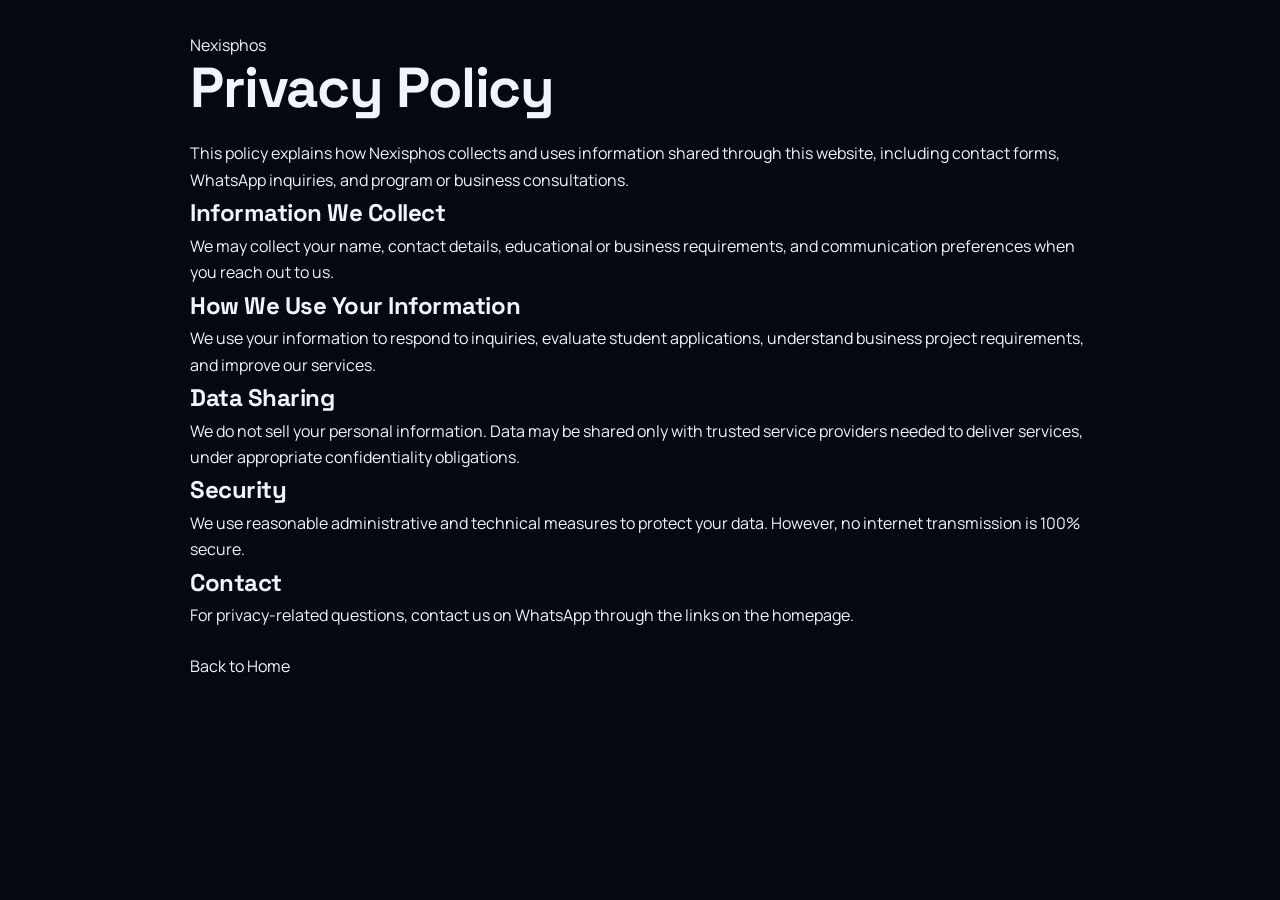
<file: privacy.html>
<!DOCTYPE html>
<html lang="en">
<head>
  <meta charset="UTF-8" />
  <meta name="viewport" content="width=device-width, initial-scale=1.0" />
  <title>Nexisphos Privacy Policy</title>
  <link rel="preconnect" href="https://fonts.googleapis.com" />
  <link rel="preconnect" href="https://fonts.gstatic.com" crossorigin />
  <link href="https://fonts.googleapis.com/css2?family=Space+Grotesk:wght@500;700&family=Manrope:wght@400;500;700&display=swap" rel="stylesheet" />
  <!-- Favicons -->
  <link rel="icon" type="image/svg+xml" href="favicon.svg" />
  <link rel="apple-touch-icon" href="favicon.svg" />
  <meta name="theme-color" content="#04080f" />
  <link rel="stylesheet" href="styles.css" />
</head>
<body>
  <main class="section">
    <div class="container panel" style="max-width: 900px; margin-top: 2rem;">
      <p class="eyebrow">Nexisphos</p>
      <h1>Privacy Policy</h1>
      <p>This policy explains how Nexisphos collects and uses information shared through this website, including contact forms, WhatsApp inquiries, and program or business consultations.</p>

      <h2>Information We Collect</h2>
      <p>We may collect your name, contact details, educational or business requirements, and communication preferences when you reach out to us.</p>

      <h2>How We Use Your Information</h2>
      <p>We use your information to respond to inquiries, evaluate student applications, understand business project requirements, and improve our services.</p>

      <h2>Data Sharing</h2>
      <p>We do not sell your personal information. Data may be shared only with trusted service providers needed to deliver services, under appropriate confidentiality obligations.</p>

      <h2>Security</h2>
      <p>We use reasonable administrative and technical measures to protect your data. However, no internet transmission is 100% secure.</p>

      <h2>Contact</h2>
      <p>For privacy-related questions, contact us on WhatsApp through the links on the homepage.</p>

      <p style="margin-top: 1.5rem;"><a class="text-link" href="index.html">Back to Home</a></p>
    </div>
  </main>
</body>
</html>
</file>
<file: styles.css>
/* =====================================================
   NEXISPHOS · styles.css  ·  Premium dark UI
   Silicon Valley lab aesthetic — v2
   ===================================================== */

/* ── Variables ─────────────────────────────────────── */
:root {
  --bg:            #04080f;
  --surface:       #080e1c;
  --card:          rgba(255, 255, 255, 0.035);
  --card-border:   rgba(255, 255, 255, 0.09);
  --text:          #f1f5f9;
  --muted:         #64748b;
  --muted-lt:      #94a3b8;
  --student:       #06ffa5;
  --student-dim:   rgba(6, 255, 165, 0.12);
  --student-glow:  0 0 40px rgba(6, 255, 165, 0.28);
  --business:      #ff6b35;
  --business-dim:  rgba(255, 107, 53, 0.12);
  --business-glow: 0 0 40px rgba(255, 107, 53, 0.28);
  --accent:        #818cf8;
  --r:             18px;
  --r-sm:          12px;
  --r-pill:        999px;
}

/* ── Reset ─────────────────────────────────────────── */
*, *::before, *::after { box-sizing: border-box; margin: 0; padding: 0; }
html { scroll-behavior: smooth; }
body {
  font-family: 'Manrope', sans-serif;
  background: var(--bg);
  color: var(--text);
  line-height: 1.65;
  overflow-x: hidden;
  -webkit-font-smoothing: antialiased;
}
h1, h2, h3, h4, .brand { font-family: 'Space Grotesk', sans-serif; letter-spacing: -0.02em; }
a { color: inherit; text-decoration: none; }
img { display: block; max-width: 100%; }

/* ── Layout ─────────────────────────────────────────── */
.container { width: min(1140px, calc(100% - 2.5rem)); margin-inline: auto; }
.mono { font-family: 'JetBrains Mono', monospace; }

/* ── Header ─────────────────────────────────────────── */
.site-header {
  position: fixed;
  top: 0; left: 0; right: 0;
  z-index: 100;
  backdrop-filter: blur(20px) saturate(180%);
  -webkit-backdrop-filter: blur(20px) saturate(180%);
  background: rgba(4, 8, 15, 0.78);
  border-bottom: 1px solid rgba(255, 255, 255, 0.07);
}
.nav-inner {
  display: flex;
  align-items: center;
  justify-content: space-between;
  gap: 1rem;
  height: 4.75rem;
}
.brand {
  display: inline-flex;
  align-items: center;
  gap: 0.5rem;
  font-size: 1.22rem;
  font-weight: 700;
  color: #fff;
}
.brand-dot {
  width: 8px; height: 8px;
  border-radius: 50%;
  background: var(--student);
  box-shadow: 0 0 10px var(--student);
  flex-shrink: 0;
}
.desktop-nav {
  display: flex;
  gap: 2.2rem;
  font-size: 0.9rem;
  font-weight: 500;
  color: var(--muted-lt);
}
.desktop-nav a { transition: color 0.2s; }
.desktop-nav a:hover { color: #fff; }
.nav-right { display: flex; align-items: center; gap: 0.8rem; }
.btn-nav {
  display: inline-flex;
  align-items: center;
  gap: 0.4rem;
  background: rgba(255, 255, 255, 0.08);
  border: 1px solid rgba(255, 255, 255, 0.14);
  border-radius: var(--r-pill);
  padding: 0.52rem 1.1rem;
  font-size: 0.84rem;
  font-weight: 600;
  color: var(--text);
  cursor: pointer;
  transition: background 0.2s, border-color 0.2s, transform 0.2s;
}
.btn-nav:hover { background: rgba(255,255,255,0.13); border-color: rgba(255,255,255,0.22); transform: translateY(-1px); }

/* Hamburger */
.hamburger {
  display: none;
  flex-direction: column;
  gap: 5px;
  background: none;
  border: none;
  cursor: pointer;
  padding: 0.35rem;
}
.hamburger span {
  display: block;
  width: 22px; height: 2px;
  background: var(--text);
  border-radius: 2px;
  transition: transform 0.3s, opacity 0.3s;
}
.hamburger.open span:nth-child(1) { transform: translateY(7px) rotate(45deg); }
.hamburger.open span:nth-child(2) { opacity: 0; }
.hamburger.open span:nth-child(3) { transform: translateY(-7px) rotate(-45deg); }

/* Mobile nav */
.mobile-nav {
  display: none;
  position: fixed; inset: 0;
  z-index: 99;
  background: rgba(4, 8, 15, 0.97);
  backdrop-filter: blur(24px);
  flex-direction: column;
  justify-content: center;
  align-items: center;
  text-align: center;
  gap: 0.2rem;
}
.mobile-nav.open { display: flex; }
.mob-link {
  font-family: 'Space Grotesk', sans-serif;
  font-size: 2rem;
  font-weight: 700;
  color: var(--muted-lt);
  display: block;
  padding: 0.45rem 0;
  transition: color 0.2s;
}
.mob-link:hover { color: #fff; }
.mob-cta { margin-top: 1.8rem; }

/* ── Buttons ─────────────────────────────────────────── */
.btn {
  display: inline-flex;
  align-items: center;
  gap: 0.45rem;
  padding: 0.85rem 1.7rem;
  border-radius: var(--r-pill);
  font-family: 'Manrope', sans-serif;
  font-weight: 700;
  font-size: 0.95rem;
  border: none;
  cursor: pointer;
  transition: transform 0.25s cubic-bezier(0.34, 1.56, 0.64, 1), box-shadow 0.25s ease;
  white-space: nowrap;
}
.btn:hover { transform: translateY(-3px) scale(1.02); }
.btn-student {
  background: linear-gradient(135deg, #06ffa5 0%, #00d4e8 100%);
  color: #012820;
  box-shadow: 0 8px 30px rgba(6, 255, 165, 0.35);
}
.btn-student:hover { box-shadow: 0 14px 42px rgba(6, 255, 165, 0.5); }
.btn-business {
  background: linear-gradient(135deg, #ff6b35 0%, #ffd166 100%);
  color: #2a0e00;
  box-shadow: 0 8px 30px rgba(255, 107, 53, 0.35);
}
.btn-business:hover { box-shadow: 0 14px 42px rgba(255, 107, 53, 0.5); }
.btn-cta { padding: 0.95rem 2.2rem; font-size: 1rem; margin-top: 2.5rem; }

/* ── HERO ────────────────────────────────────────────── */
.hero {
  position: relative;
  min-height: 100svh;
  display: flex;
  flex-direction: column;
  padding-top: 4.75rem;
  overflow: hidden;
}
.hero-bg {
  position: absolute; inset: 0;
  pointer-events: none; z-index: 0;
}
.hero-orb {
  position: absolute;
  border-radius: 50%;
  filter: blur(110px);
  opacity: 0.3;
}
.orb-teal {
  width: 650px; height: 650px;
  background: radial-gradient(circle, #06ffa5, transparent 70%);
  top: -250px; left: -180px;
  animation: orbFloat 14s ease-in-out infinite;
}
.orb-violet {
  width: 520px; height: 520px;
  background: radial-gradient(circle, #7c3aed, transparent 70%);
  top: 60px; right: -120px;
  animation: orbFloat 18s ease-in-out infinite reverse;
}
.orb-orange {
  width: 420px; height: 420px;
  background: radial-gradient(circle, #ff6b35, transparent 70%);
  bottom: 80px; right: 180px;
  opacity: 0.2;
  animation: orbFloat 11s ease-in-out infinite 4s;
}
@keyframes orbFloat {
  0%, 100% { transform: translate(0, 0) scale(1); }
  33%       { transform: translate(35px, -25px) scale(1.04); }
  66%       { transform: translate(-22px, 32px) scale(0.97); }
}
.hero-grid-lines {
  position: absolute; inset: 0;
  background-image:
    linear-gradient(rgba(255,255,255,0.022) 1px, transparent 1px),
    linear-gradient(90deg, rgba(255,255,255,0.022) 1px, transparent 1px);
  background-size: 72px 72px;
}
.hero-noise {
  position: absolute; inset: 0;
  background-image: url("data:image/svg+xml,%3Csvg viewBox='0 0 256 256' xmlns='http://www.w3.org/2000/svg'%3E%3Cfilter id='n'%3E%3CfeTurbulence type='fractalNoise' baseFrequency='0.85' numOctaves='4' stitchTiles='stitch'/%3E%3C/filter%3E%3Crect width='100%25' height='100%25' filter='url(%23n)' opacity='0.03'/%3E%3C/svg%3E");
  opacity: 0.35;
}

/* Hero layout */
.hero-layout {
  position: relative; z-index: 1;
  flex: 1;
  display: grid;
  grid-template-columns: 1fr 1fr;
  gap: 3.5rem;
  align-items: center;
  padding: 4.5rem 0 2.5rem;
}

/* Hero chip */
.hero-chip {
  display: inline-flex;
  align-items: center;
  gap: 0.5rem;
  background: rgba(255,255,255,0.055);
  border: 1px solid rgba(255,255,255,0.11);
  border-radius: var(--r-pill);
  padding: 0.4rem 1rem;
  font-size: 0.78rem;
  color: var(--muted-lt);
  margin-bottom: 1.8rem;
  font-weight: 500;
}
.chip-pulse {
  width: 6px; height: 6px;
  border-radius: 50%;
  background: var(--student);
  box-shadow: 0 0 8px var(--student);
  animation: pulseGlow 2.5s ease-in-out infinite;
}
@keyframes pulseGlow {
  0%, 100% { opacity: 1; box-shadow: 0 0 8px var(--student); }
  50%       { opacity: 0.4; box-shadow: 0 0 3px var(--student); }
}

/* Hero headline */
h1 {
  font-size: clamp(2.3rem, 4.4vw, 4rem);
  line-height: 1.06;
  margin-bottom: 1.4rem;
  display: flex;
  flex-direction: column;
}
.hl { display: block; }
.hl-student {
  background: linear-gradient(120deg, #06ffa5, #38bdf8);
  -webkit-background-clip: text;
  -webkit-text-fill-color: transparent;
  background-clip: text;
}
.hl-business {
  background: linear-gradient(120deg, #ff6b35, #ffd166);
  -webkit-background-clip: text;
  -webkit-text-fill-color: transparent;
  background-clip: text;
}
.hl-gap { height: 0.55em; display: block; }

.hero-sub {
  color: var(--muted-lt);
  font-size: 1.05rem;
  max-width: 52ch;
  line-height: 1.72;
  margin-bottom: 2rem;
}
.hero-btns {
  display: flex;
  flex-wrap: wrap;
  gap: 0.9rem;
  margin-bottom: 2rem;
}
.hero-tags {
  display: flex;
  flex-wrap: wrap;
  gap: 0.5rem;
}
.htag {
  background: rgba(255,255,255,0.05);
  border: 1px solid rgba(255,255,255,0.1);
  border-radius: var(--r-pill);
  padding: 0.28rem 0.75rem;
  font-size: 0.78rem;
  color: var(--muted-lt);
}

/* Terminal + badges */
.hero-visual {
  position: relative;
  display: flex;
  align-items: flex-start;
  justify-content: center;
}
.terminal-card {
  background: #060d1b;
  border: 1px solid rgba(255,255,255,0.1);
  border-radius: var(--r);
  overflow: hidden;
  width: 100%;
  max-width: 490px;
  box-shadow:
    0 35px 90px rgba(0,0,0,0.65),
    0 0 0 1px rgba(255,255,255,0.05),
    inset 0 1px 0 rgba(255,255,255,0.07);
}
.terminal-bar {
  display: flex;
  align-items: center;
  gap: 0.48rem;
  padding: 0.8rem 1.1rem;
  background: rgba(255,255,255,0.04);
  border-bottom: 1px solid rgba(255,255,255,0.07);
}
.t-dot { width: 12px; height: 12px; border-radius: 50%; }
.t-red   { background: #ff5f57; }
.t-amber { background: #ffbd2e; }
.t-green { background: #28ca41; }
.t-label {
  margin-left: auto;
  font-family: 'JetBrains Mono', monospace;
  font-size: 0.68rem;
  color: rgba(255,255,255,0.28);
  letter-spacing: 0.06em;
}
.t-body {
  font-family: 'JetBrains Mono', monospace;
  font-size: 0.78rem;
  line-height: 1.8;
  color: #7ee8a2;
  padding: 1.3rem 1.4rem;
  margin: 0;
  min-height: 230px;
  white-space: pre;
}

/* Floating badges */
.f-badge {
  position: absolute;
  display: flex;
  flex-direction: column;
  gap: 3px;
  background: rgba(6, 14, 30, 0.92);
  border: 1px solid rgba(255,255,255,0.14);
  border-radius: var(--r-sm);
  padding: 0.7rem 1.05rem;
  backdrop-filter: blur(12px);
  box-shadow: 0 12px 35px rgba(0,0,0,0.45);
  pointer-events: none;
}
.f-badge strong { font-size: 0.9rem; font-weight: 700; color: #fff; }
.f-badge span { font-size: 0.72rem; color: var(--muted-lt); }
.badge-live {
  display: inline-block;
  width: 7px; height: 7px;
  border-radius: 50%;
  background: var(--student);
  box-shadow: 0 0 8px var(--student);
  margin-right: 5px;
  vertical-align: middle;
}
.fb-a { top: -22px; right: -22px; animation: floatA 5s ease-in-out infinite; }
.fb-b { bottom: 25px; right: -26px; animation: floatB 6.5s ease-in-out infinite 1.2s; }
.fb-c {
  bottom: -20px; left: 26px;
  flex-direction: row;
  align-items: center;
  animation: floatA 4.8s ease-in-out infinite 2.5s;
}
@keyframes floatA {
  0%, 100% { transform: translateY(0px) rotate(-2deg); }
  50%       { transform: translateY(-12px) rotate(-2deg); }
}
@keyframes floatB {
  0%, 100% { transform: translateY(0px) rotate(1.5deg); }
  50%       { transform: translateY(-16px) rotate(1.5deg); }
}

/* Stats bar */
.hero-stats-bar {
  position: relative; z-index: 1;
  border-top: 1px solid rgba(255,255,255,0.07);
  background: rgba(255,255,255,0.018);
  padding: 2.2rem 0;
  margin-top: 2rem;
}
.stats-row {
  display: grid;
  grid-template-columns: repeat(4, 1fr);
  gap: 1rem;
  text-align: center;
}
.stat-item { padding: 0.4rem; }
.stat-numwrap {
  font-family: 'Space Grotesk', sans-serif;
  font-size: 2.7rem;
  font-weight: 700;
  color: #fff;
  line-height: 1;
  margin-bottom: 0.35rem;
}
.stat-sfx { font-size: 1.3rem; color: var(--muted-lt); margin-left: 2px; }
.stat-lbl {
  font-size: 0.75rem;
  color: var(--muted);
  text-transform: uppercase;
  letter-spacing: 0.1em;
  display: block;
}

/* ── Marquee ─────────────────────────────────────────── */
.marquee-band {
  border-top: 1px solid rgba(255,255,255,0.07);
  border-bottom: 1px solid rgba(255,255,255,0.07);
  background: rgba(255,255,255,0.015);
  overflow: hidden;
  padding: 1.05rem 0;
}
.mq-track { overflow: hidden; }
.mq-inner {
  display: inline-flex;
  align-items: center;
  white-space: nowrap;
  animation: mqScroll 30s linear infinite;
}
.mq-inner span {
  font-family: 'JetBrains Mono', monospace;
  font-size: 0.78rem;
  color: var(--muted);
  padding: 0 1.3rem;
  letter-spacing: 0.1em;
  text-transform: uppercase;
}
.mq-inner .sep { color: rgba(255,255,255,0.13); padding: 0; }
@keyframes mqScroll {
  from { transform: translateX(0); }
  to   { transform: translateX(-50%); }
}

/* ── Page sections ───────────────────────────────────── */
.page-section { padding: 6.5rem 0; }
.page-section--alt   { background: rgba(255,255,255,0.016); }
.page-section--proof { background: rgba(6, 255, 165, 0.015); }
.page-section--cta   { padding: 5rem 0; }

.sec-label {
  font-size: 0.68rem;
  letter-spacing: 0.22em;
  color: rgba(255,255,255,0.22);
  text-transform: uppercase;
  margin-bottom: 2.2rem;
}
.sec-head { max-width: 70ch; margin-bottom: 3.8rem; }
.sec-eyebrow {
  display: inline-block;
  font-size: 0.74rem;
  font-weight: 700;
  letter-spacing: 0.15em;
  text-transform: uppercase;
  border-radius: var(--r-pill);
  padding: 0.3rem 0.9rem;
  margin-bottom: 1rem;
}
.eyebrow-student {
  background: var(--student-dim);
  color: var(--student);
  border: 1px solid rgba(6, 255, 165, 0.22);
}
.eyebrow-business {
  background: var(--business-dim);
  color: var(--business);
  border: 1px solid rgba(255, 107, 53, 0.22);
}
.sec-head h2 {
  font-size: clamp(2rem, 3.6vw, 3.1rem);
  line-height: 1.1;
  margin-bottom: 1rem;
}
.sec-desc { color: var(--muted-lt); font-size: 1.02rem; max-width: 62ch; }

/* Gradient headings */
.grad-student {
  background: linear-gradient(120deg, #06ffa5, #38bdf8 58%, #818cf8);
  -webkit-background-clip: text;
  -webkit-text-fill-color: transparent;
  background-clip: text;
}
.grad-business {
  background: linear-gradient(120deg, #ff6b35, #ffd166 60%, #f97316);
  -webkit-background-clip: text;
  -webkit-text-fill-color: transparent;
  background-clip: text;
}

/* ── Cards ───────────────────────────────────────────── */
.cards-grid {
  display: grid;
  grid-template-columns: repeat(3, 1fr);
  gap: 1.3rem;
  margin-bottom: 4.5rem;
}
.services-grid {
  display: grid;
  grid-template-columns: repeat(3, 1fr);
  gap: 1.3rem;
  margin-bottom: 4.5rem;
}
.g-card {
  background: var(--card);
  border: 1px solid var(--card-border);
  border-radius: var(--r);
  padding: 1.7rem;
  position: relative;
  overflow: hidden;
  transition: transform 0.3s cubic-bezier(0.34, 1.56, 0.64, 1), box-shadow 0.3s ease, border-color 0.3s ease;
}
.g-card::before {
  content: '';
  position: absolute;
  top: 0; left: 0; right: 0;
  height: 3px;
  border-radius: var(--r) var(--r) 0 0;
}
.g-card--student::before  { background: linear-gradient(90deg, #06ffa5, #38bdf8); }
.g-card--business::before { background: linear-gradient(90deg, #ff6b35, #ffd166); }
.g-card--student:hover {
  transform: translateY(-7px);
  box-shadow: var(--student-glow);
  border-color: rgba(6, 255, 165, 0.3);
}
.g-card--business:hover {
  transform: translateY(-7px);
  box-shadow: var(--business-glow);
  border-color: rgba(255, 107, 53, 0.3);
}
.g-card--glow {
  background: linear-gradient(148deg, rgba(6, 255, 165, 0.06), rgba(56, 189, 248, 0.03));
}
.g-card--highlight {
  background: linear-gradient(148deg, rgba(255, 107, 53, 0.08), rgba(255, 209, 102, 0.04));
}
.free-badge {
  position: absolute;
  top: 1.1rem; right: 1.1rem;
  background: linear-gradient(135deg, #ff6b35, #ffd166);
  color: #2a0e00;
  font-size: 0.64rem;
  font-weight: 800;
  letter-spacing: 0.14em;
  border-radius: var(--r-pill);
  padding: 0.22rem 0.6rem;
}
.g-card-icon {
  width: 46px; height: 46px;
  border-radius: var(--r-sm);
  display: flex;
  align-items: center;
  justify-content: center;
  margin-bottom: 1.1rem;
}
.icon-student {
  background: var(--student-dim);
  color: var(--student);
  border: 1px solid rgba(6, 255, 165, 0.22);
}
.icon-business {
  background: var(--business-dim);
  color: var(--business);
  border: 1px solid rgba(255, 107, 53, 0.22);
}
.g-card h3  { font-size: 1.06rem; margin-bottom: 0.6rem; color: #fff; }
.g-card p   { color: var(--muted-lt); font-size: 0.9rem; line-height: 1.6; }

.card-list {
  list-style: none;
  padding: 0;
  color: var(--muted-lt);
  font-size: 0.88rem;
}
.card-list li {
  padding: 0.32rem 0 0.32rem 1.1rem;
  border-bottom: 1px solid rgba(255,255,255,0.05);
  position: relative;
}
.card-list li::before {
  content: '→';
  position: absolute;
  left: 0;
  color: var(--student);
  font-size: 0.75rem;
}
.card-pill {
  display: inline-block;
  margin-top: 1.1rem;
  font-size: 0.7rem;
  font-weight: 700;
  letter-spacing: 0.1em;
  text-transform: uppercase;
  border-radius: var(--r-pill);
  padding: 0.25rem 0.7rem;
}
.card-pill--student {
  background: var(--student-dim);
  color: var(--student);
}

/* ── Timeline ─────────────────────────────────────────── */
.timeline-wrap { max-width: 780px; }
.tl-heading { font-size: 1.35rem; margin-bottom: 2rem; color: #fff; }
.timeline {
  display: flex;
  flex-direction: column;
  position: relative;
}
.timeline::before {
  content: '';
  position: absolute;
  left: 24px; top: 0; bottom: 0;
  width: 1px;
  background: rgba(255,255,255,0.08);
}
.tl-item {
  display: flex;
  gap: 1.6rem;
  align-items: flex-start;
  padding: 1.25rem 0;
  position: relative;
}
.tl-num {
  width: 48px; height: 48px;
  border-radius: 50%;
  display: flex;
  align-items: center;
  justify-content: center;
  font-family: 'Space Grotesk', sans-serif;
  font-weight: 700;
  font-size: 0.8rem;
  flex-shrink: 0;
  position: relative; z-index: 1;
}
.tl-num--student {
  background: var(--student-dim);
  color: var(--student);
  border: 2px solid rgba(6, 255, 165, 0.4);
}
.tl-num--business {
  background: var(--business-dim);
  color: var(--business);
  border: 2px solid rgba(255, 107, 53, 0.4);
}
.tl-body { padding: 0.65rem 0; }
.tl-body strong { display: block; font-size: 1rem; color: #fff; margin-bottom: 0.3rem; }
.tl-body p { color: var(--muted-lt); font-size: 0.9rem; }
.tl-body a { color: var(--student); }
.tl-body a:hover { text-decoration: underline; }

/* ── Testimonials ─────────────────────────────────────── */
.testimonials {
  display: grid;
  grid-template-columns: repeat(3, 1fr);
  gap: 1.3rem;
}
.testi-card {
  background: var(--card);
  border: 1px solid var(--card-border);
  border-radius: var(--r);
  padding: 2.1rem 1.9rem 1.7rem;
  position: relative;
  transition: transform 0.3s ease, box-shadow 0.3s ease;
}
.testi-card:hover {
  transform: translateY(-5px);
  box-shadow: 0 22px 55px rgba(0,0,0,0.38);
}
.testi-quote {
  font-family: 'Space Grotesk', sans-serif;
  font-size: 4.5rem;
  line-height: 1;
  color: rgba(6, 255, 165, 0.25);
  position: absolute;
  top: 0.8rem; left: 1.5rem;
  pointer-events: none;
}
.testi-card p {
  color: var(--muted-lt);
  font-size: 0.9rem;
  line-height: 1.72;
  margin-bottom: 1.5rem;
  padding-top: 1.3rem;
}
.testi-author {
  display: flex;
  align-items: center;
  gap: 0.8rem;
  border-top: 1px solid rgba(255,255,255,0.07);
  padding-top: 1rem;
}
.testi-avatar {
  width: 42px; height: 42px;
  border-radius: 50%;
  display: flex;
  align-items: center;
  justify-content: center;
  font-family: 'Space Grotesk', sans-serif;
  font-weight: 700;
  font-size: 0.78rem;
  flex-shrink: 0;
}
.avatar-student  { background: linear-gradient(135deg, #06ffa5, #38bdf8); color: #012820; }
.avatar-business { background: linear-gradient(135deg, #ff6b35, #ffd166); color: #2a0e00; }
.testi-author strong { display: block; font-size: 0.9rem; color: #fff; }
.testi-author span   { font-size: 0.78rem; color: var(--muted); }

/* ── CTA card ─────────────────────────────────────────── */
.cta-card {
  background: var(--card);
  border: 1px solid rgba(255,255,255,0.1);
  border-radius: 28px;
  padding: 4.5rem 3.5rem;
  text-align: center;
  position: relative;
  overflow: hidden;
  box-shadow: 0 40px 100px rgba(0,0,0,0.45), inset 0 1px 0 rgba(255,255,255,0.07);
}
.cta-orb {
  position: absolute;
  border-radius: 50%;
  filter: blur(90px);
  opacity: 0.28;
  pointer-events: none;
}
.cta-orb-1 { width: 380px; height: 380px; background: #06ffa5; top: -160px; left: -120px; }
.cta-orb-2 { width: 320px; height: 320px; background: #ff6b35; bottom: -130px; right: -90px; }
.cta-over {
  font-size: 0.74rem;
  font-weight: 700;
  letter-spacing: 0.2em;
  text-transform: uppercase;
  color: var(--muted);
  margin-bottom: 0.8rem;
  position: relative;
}
.cta-card h2 {
  font-size: clamp(2rem, 3.5vw, 3.1rem);
  margin-bottom: 1rem;
  position: relative;
}
.cta-sub {
  color: var(--muted-lt);
  max-width: 52ch;
  margin: 0 auto 2.2rem;
  font-size: 1rem;
  position: relative;
}
.cta-btns {
  display: flex;
  justify-content: center;
  gap: 1rem;
  flex-wrap: wrap;
  margin-bottom: 1.8rem;
  position: relative;
}
.cta-contact-row {
  display: flex;
  justify-content: center;
  align-items: center;
  gap: 0.65rem;
  flex-wrap: wrap;
  font-size: 0.85rem;
  color: var(--muted);
  position: relative;
}
.cta-contact-row a { color: var(--muted-lt); transition: color 0.2s; }
.cta-contact-row a:hover { color: #fff; }

/* ── Footer ───────────────────────────────────────────── */
.site-footer {
  border-top: 1px solid rgba(255,255,255,0.07);
  background: rgba(3, 6, 12, 0.85);
  padding: 4.5rem 0 0;
}
.footer-layout {
  display: grid;
  grid-template-columns: 1.6fr 1fr 1fr;
  gap: 2.5rem;
  padding-bottom: 3rem;
}
.footer-brand-col .brand { margin-bottom: 0.8rem; }
.footer-brand-col p {
  color: var(--muted);
  font-size: 0.88rem;
  max-width: 36ch;
  line-height: 1.65;
  margin-top: 0.5rem;
}
.footer-socials {
  display: flex;
  gap: 0.7rem;
  margin-top: 1.3rem;
}
.footer-socials a {
  width: 38px; height: 38px;
  border-radius: 50%;
  background: rgba(255,255,255,0.06);
  border: 1px solid rgba(255,255,255,0.1);
  display: flex;
  align-items: center;
  justify-content: center;
  color: var(--muted-lt);
  transition: background 0.2s, color 0.2s, transform 0.2s;
}
.footer-socials a:hover { background: rgba(255,255,255,0.12); color: #fff; transform: translateY(-2px); }
.footer-col h4 {
  font-size: 0.76rem;
  font-weight: 700;
  letter-spacing: 0.14em;
  text-transform: uppercase;
  color: var(--muted);
  margin-bottom: 1.2rem;
}
.footer-col ul { list-style: none; }
.footer-col li + li { margin-top: 0.65rem; }
.footer-col a { color: var(--muted-lt); font-size: 0.88rem; transition: color 0.2s; }
.footer-col a:hover { color: #fff; }
.contact-list li { color: var(--muted); font-size: 0.88rem; }
.footer-bottom {
  border-top: 1px solid rgba(255,255,255,0.06);
  padding: 1.3rem 0;
}
.footer-bottom span { font-size: 0.82rem; color: var(--muted); }

/* ── Scroll reveal ───────────────────────────────────── */
.reveal {
  opacity: 0;
  transform: translateY(30px);
  transition: opacity 0.8s ease, transform 0.8s ease;
}
.reveal.visible { opacity: 1; transform: none; }

/* ── Responsive ──────────────────────────────────────── */
@media (max-width: 1024px) {
  .cards-grid, .services-grid { grid-template-columns: repeat(2, 1fr); }
  .testimonials { grid-template-columns: repeat(2, 1fr); }
}

@media (max-width: 860px) {
  .desktop-nav { display: none; }
  .hamburger { display: flex; }
  .hero-layout { grid-template-columns: 1fr; padding: 2.6rem 0 1.8rem; gap: 1.8rem; }
  .hero-visual { display: none; }
  .stats-row { grid-template-columns: repeat(2, 1fr); }
  .footer-layout { grid-template-columns: 1fr; gap: 2.2rem; }
  .cta-card { padding: 3rem 2rem; }
  .timeline::before { left: 20px; }
  .tl-num { width: 40px; height: 40px; font-size: 0.72rem; }
  .tl-item { gap: 1rem; }
}

@media (max-width: 640px) {
  .container { width: min(1140px, calc(100% - 1.5rem)); }
  .cards-grid, .services-grid, .testimonials { grid-template-columns: 1fr; }
  .hero { min-height: auto; }
  .hero-chip { margin-bottom: 1rem; }
  h1 { font-size: clamp(1.95rem, 10vw, 2.5rem); }
  .hero-sub { font-size: 0.95rem; margin-bottom: 1.4rem; }
  .hero-btns { flex-direction: column; gap: 0.65rem; margin-bottom: 1.3rem; }
  .btn { justify-content: center; width: 100%; }
  .hero-tags { gap: 0.38rem; }
  .htag { font-size: 0.7rem; padding: 0.24rem 0.58rem; }
  .hero-stats-bar { margin-top: 1rem; padding: 1.5rem 0; }
  .stats-row { grid-template-columns: 1fr; gap: 0.7rem; }
  .stat-item { padding: 0.25rem; }
  .stat-numwrap { font-size: 2.05rem; }
  .stat-sfx { font-size: 1.02rem; }
  .sec-head { margin-bottom: 2.4rem; }
  .sec-head h2 { font-size: clamp(1.55rem, 8vw, 2.05rem); }
  .sec-desc { font-size: 0.93rem; }
  .g-card { padding: 1.25rem; }
  .g-card h3 { font-size: 1rem; }
  .g-card p, .card-list { font-size: 0.84rem; }
  .tl-heading { font-size: 1.15rem; margin-bottom: 1.2rem; }
  .tl-item { padding: 0.85rem 0; }
  .tl-body p { font-size: 0.84rem; }
  .testi-card { padding: 1.6rem 1.2rem 1.3rem; }
  .testi-quote { font-size: 3.3rem; left: 1rem; }
  .testi-card p { font-size: 0.85rem; }
  .cta-card { padding: 2rem 1.1rem; border-radius: 20px; }
  .cta-card h2 { font-size: clamp(1.65rem, 9vw, 2.15rem); }
  .cta-sub { font-size: 0.92rem; margin-bottom: 1.4rem; }
  .cta-btns { flex-direction: column; align-items: center; }
  .cta-contact-row { font-size: 0.78rem; gap: 0.35rem; }
  .cta-contact-row span[aria-hidden="true"] { display: none; }
  .site-footer { padding-top: 3rem; }
  .footer-layout { gap: 1.5rem; padding-bottom: 2rem; }
  .footer-brand-col p { max-width: none; }
  .mob-link { font-size: 1.55rem; }
  .page-section { padding: 4.5rem 0; }
}

@media (max-width: 420px) {
  .nav-inner { height: 4.25rem; }
  .brand { font-size: 1.08rem; }
  .btn-nav { padding: 0.45rem 0.8rem; font-size: 0.75rem; }
  .hero-layout { padding-top: 2.15rem; }
  .hero-chip { font-size: 0.69rem; padding: 0.34rem 0.72rem; }
  h1 { font-size: clamp(1.75rem, 11vw, 2.1rem); }
  .hero-sub { font-size: 0.9rem; }
  .section-label { letter-spacing: 0.14em; }
  .sec-label { font-size: 0.62rem; letter-spacing: 0.14em; margin-bottom: 1.4rem; }
  .page-section { padding: 3.7rem 0; }
  .tl-num { width: 34px; height: 34px; font-size: 0.65rem; }
  .timeline::before { left: 16px; }
  .testi-author { gap: 0.55rem; }
  .testi-avatar { width: 36px; height: 36px; font-size: 0.68rem; }
  .cta-contact-row { flex-direction: column; }
}


/* ═══════════════════════════════════════════════════════════════
   v2 ADDITIONS — Founding cohort, qualification gate, pricing,
   FAQ, application form CTAs
   ═══════════════════════════════════════════════════════════════ */

/* Founding badge — replaces fake testimonials */
.founding-banner {
  position: relative;
  margin-top: 2.5rem;
  padding: 2.25rem 1.75rem;
  border-radius: 22px;
  background: linear-gradient(135deg, rgba(20, 184, 166, 0.08), rgba(139, 92, 246, 0.08));
  border: 1px solid rgba(20, 184, 166, 0.25);
  text-align: center;
  overflow: hidden;
}
.founding-banner::before {
  content: '';
  position: absolute;
  inset: 0;
  background: radial-gradient(circle at 30% 20%, rgba(20, 184, 166, 0.18), transparent 55%),
              radial-gradient(circle at 80% 80%, rgba(139, 92, 246, 0.16), transparent 50%);
  pointer-events: none;
}
.founding-banner > * { position: relative; z-index: 1; }
.founding-pill {
  display: inline-flex;
  align-items: center;
  gap: 0.5rem;
  padding: 0.4rem 0.95rem;
  border-radius: 999px;
  background: rgba(20, 184, 166, 0.15);
  border: 1px solid rgba(20, 184, 166, 0.4);
  color: #5eead4;
  font-size: 0.72rem;
  font-weight: 600;
  letter-spacing: 0.08em;
  text-transform: uppercase;
  margin-bottom: 1rem;
  font-family: 'JetBrains Mono', monospace;
}
.founding-pill .pulse-dot {
  width: 7px; height: 7px;
  background: #14b8a6;
  border-radius: 50%;
  animation: pulseDotF 1.6s infinite;
}
@keyframes pulseDotF {
  0%, 100% { box-shadow: 0 0 0 0 rgba(20, 184, 166, 0.7); }
  50% { box-shadow: 0 0 0 8px rgba(20, 184, 166, 0); }
}
.founding-banner h3 {
  font-size: clamp(1.25rem, 3vw, 1.75rem);
  font-weight: 700;
  margin-bottom: 0.6rem;
  color: #f8fafc;
}
.founding-banner p {
  color: #cbd5e1;
  max-width: 580px;
  margin: 0 auto 1.4rem;
  font-size: 0.95rem;
  line-height: 1.65;
}
.founding-stats {
  display: flex;
  justify-content: center;
  flex-wrap: wrap;
  gap: 2rem;
  margin-top: 1.2rem;
  padding-top: 1.4rem;
  border-top: 1px solid rgba(255, 255, 255, 0.08);
}
.fs-item { text-align: center; }
.fs-num {
  font-family: 'JetBrains Mono', monospace;
  font-size: 1.5rem;
  font-weight: 700;
  color: #14b8a6;
  display: block;
}
.fs-lbl {
  font-size: 0.72rem;
  color: #94a3b8;
  letter-spacing: 0.06em;
  text-transform: uppercase;
}

/* Qualification gate banner (for Free MVP) */
.qual-gate {
  margin-top: 1.5rem;
  padding: 1.1rem 1.3rem;
  border-radius: 14px;
  background: rgba(251, 146, 60, 0.06);
  border: 1px solid rgba(251, 146, 60, 0.25);
  display: flex;
  gap: 0.85rem;
  align-items: flex-start;
}
.qual-gate-icon {
  flex-shrink: 0;
  width: 32px;
  height: 32px;
  border-radius: 8px;
  background: rgba(251, 146, 60, 0.18);
  display: flex; align-items: center; justify-content: center;
  color: #fb923c;
}
.qual-gate-text {
  font-size: 0.86rem;
  color: #cbd5e1;
  line-height: 1.55;
}
.qual-gate-text strong { color: #fb923c; }

/* Pricing tiles */
.pricing-grid {
  display: grid;
  grid-template-columns: repeat(auto-fit, minmax(260px, 1fr));
  gap: 1.25rem;
  margin-top: 2rem;
}
.price-card {
  position: relative;
  padding: 1.6rem 1.4rem;
  border-radius: 18px;
  background: rgba(15, 23, 42, 0.5);
  border: 1px solid rgba(255, 255, 255, 0.08);
  transition: transform 0.25s ease, border-color 0.25s ease;
}
.price-card:hover {
  transform: translateY(-3px);
  border-color: rgba(20, 184, 166, 0.35);
}
.price-card--featured {
  border-color: rgba(20, 184, 166, 0.4);
  background: linear-gradient(180deg, rgba(20, 184, 166, 0.08), rgba(15, 23, 42, 0.6));
}
.price-card--business { border-color: rgba(251, 146, 60, 0.3); }
.price-card--business:hover { border-color: rgba(251, 146, 60, 0.5); }
.price-tag {
  font-size: 0.7rem;
  letter-spacing: 0.1em;
  text-transform: uppercase;
  color: #94a3b8;
  font-family: 'JetBrains Mono', monospace;
  margin-bottom: 0.5rem;
}
.price-card h4 {
  font-size: 1.15rem;
  font-weight: 700;
  margin-bottom: 0.35rem;
  color: #f1f5f9;
}
.price-amount {
  font-size: 1.75rem;
  font-weight: 800;
  color: #f8fafc;
  margin: 0.4rem 0 0.5rem;
  font-family: 'Space Grotesk', sans-serif;
}
.price-amount .price-sfx {
  font-size: 0.85rem;
  font-weight: 500;
  color: #94a3b8;
  margin-left: 0.25rem;
}
.price-desc {
  font-size: 0.85rem;
  color: #cbd5e1;
  line-height: 1.55;
  margin-bottom: 1rem;
}
.price-list {
  list-style: none;
  padding: 0;
  margin: 0;
  font-size: 0.84rem;
}
.price-list li {
  padding: 0.35rem 0 0.35rem 1.4rem;
  position: relative;
  color: #cbd5e1;
  line-height: 1.5;
}
.price-list li::before {
  content: '✓';
  position: absolute;
  left: 0;
  color: #14b8a6;
  font-weight: 700;
}
.price-card--business .price-list li::before { color: #fb923c; }

/* FAQ */
.faq-wrap {
  max-width: 820px;
  margin: 2.5rem auto 0;
}
.faq-item {
  border-bottom: 1px solid rgba(255, 255, 255, 0.08);
  padding: 1.25rem 0;
}
.faq-item summary {
  cursor: pointer;
  list-style: none;
  display: flex;
  justify-content: space-between;
  align-items: center;
  font-weight: 600;
  font-size: 1rem;
  color: #f1f5f9;
  padding: 0.25rem 0;
}
.faq-item summary::-webkit-details-marker { display: none; }
.faq-item summary::after {
  content: '+';
  font-size: 1.4rem;
  font-weight: 300;
  color: #14b8a6;
  margin-left: 1rem;
  transition: transform 0.2s ease;
  flex-shrink: 0;
}
.faq-item[open] summary::after { transform: rotate(45deg); }
.faq-item p {
  margin-top: 0.85rem;
  color: #cbd5e1;
  font-size: 0.92rem;
  line-height: 1.7;
}

/* Trust signal strip (replaces testimonial section) */
.trust-strip {
  display: grid;
  grid-template-columns: repeat(auto-fit, minmax(220px, 1fr));
  gap: 1.25rem;
  margin-top: 2rem;
}
.trust-card {
  padding: 1.4rem;
  border-radius: 14px;
  background: rgba(15, 23, 42, 0.45);
  border: 1px solid rgba(255, 255, 255, 0.06);
}
.trust-card-icon {
  width: 38px; height: 38px;
  border-radius: 10px;
  background: rgba(20, 184, 166, 0.12);
  color: #14b8a6;
  display: flex; align-items: center; justify-content: center;
  margin-bottom: 0.85rem;
}
.trust-card h4 {
  font-size: 1rem;
  font-weight: 700;
  margin-bottom: 0.35rem;
  color: #f1f5f9;
}
.trust-card p {
  font-size: 0.86rem;
  color: #94a3b8;
  line-height: 1.55;
}

/* CTA tweaks */
.cta-secondary {
  display: inline-flex;
  align-items: center;
  gap: 0.4rem;
  margin-top: 0.85rem;
  font-size: 0.85rem;
  color: #94a3b8;
  text-decoration: none;
  border-bottom: 1px dashed rgba(148, 163, 184, 0.4);
  padding-bottom: 1px;
  transition: color 0.2s ease;
}
.cta-secondary:hover { color: #14b8a6; }

/* Form-link buttons (Tally / Cal.com) */
.btn-form {
  background: rgba(255, 255, 255, 0.06);
  color: #f1f5f9;
  border: 1px solid rgba(255, 255, 255, 0.12);
}
.btn-form:hover {
  background: rgba(255, 255, 255, 0.1);
  border-color: rgba(20, 184, 166, 0.4);
}

/* Mobile responsiveness for new components */
@media (max-width: 720px) {
  .founding-banner { padding: 1.75rem 1.25rem; }
  .founding-stats { gap: 1.25rem; }
  .pricing-grid { grid-template-columns: 1fr; }
  .price-card { padding: 1.4rem 1.2rem; }
  .qual-gate { flex-direction: column; gap: 0.6rem; }
  .qual-gate-icon { width: 28px; height: 28px; }
}
</file>
